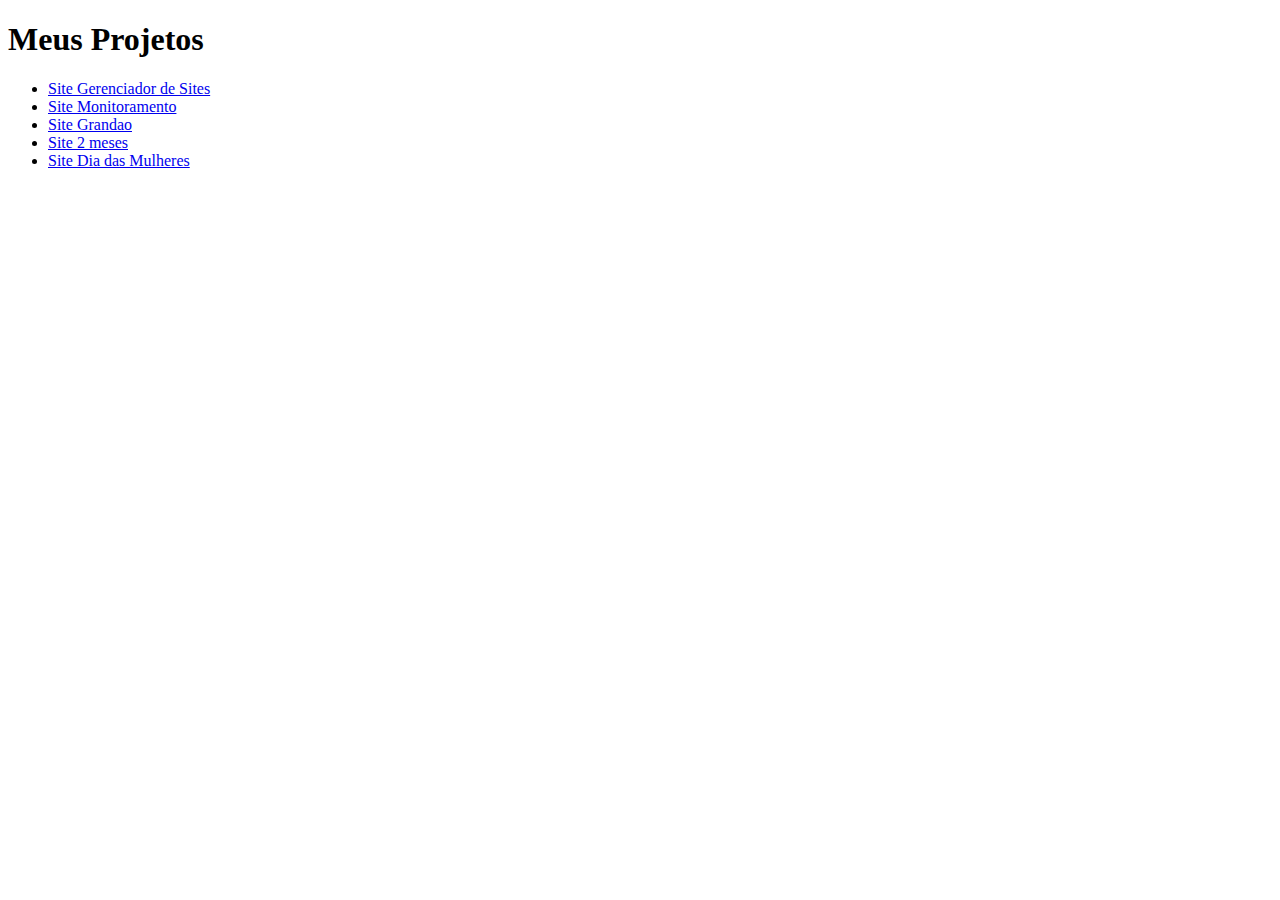
<file: index.html>
<!DOCTYPE html>
<html lang="pt-BR">
<head>
  <meta charset="UTF-8">
  <title>JulioNTB • Projetos</title>
</head>
<body>
  <h1>Meus Projetos</h1>

  <ul>

    <!-- Site Gerenciador de Sites -->
    <li>
      <a href="projetos/site gerenciador de sites/">Site Gerenciador de Sites</a>
    </li>
    

    <!-- Site Monitoramento -->
    <li>
      <a href="projetos/site monitoramento/">Site Monitoramento</a>
    </li>

    <!-- Site Grandao -->
    <li>
      <a href="projetos/sitegrandao/">Site Grandao
      </a>
    </li>


    <!-- Site 2 meses -->
      <li>
      <a href="projetos/2 meses/">Site 2 meses
      </a>
    </li>

        <!-- Site Dia das Mulheres -->
      <li>
      <a href="projetos/site dia da mulher/">Site Dia das Mulheres
      </a>
    </li>
  </ul>
</body>
</html>
</file>
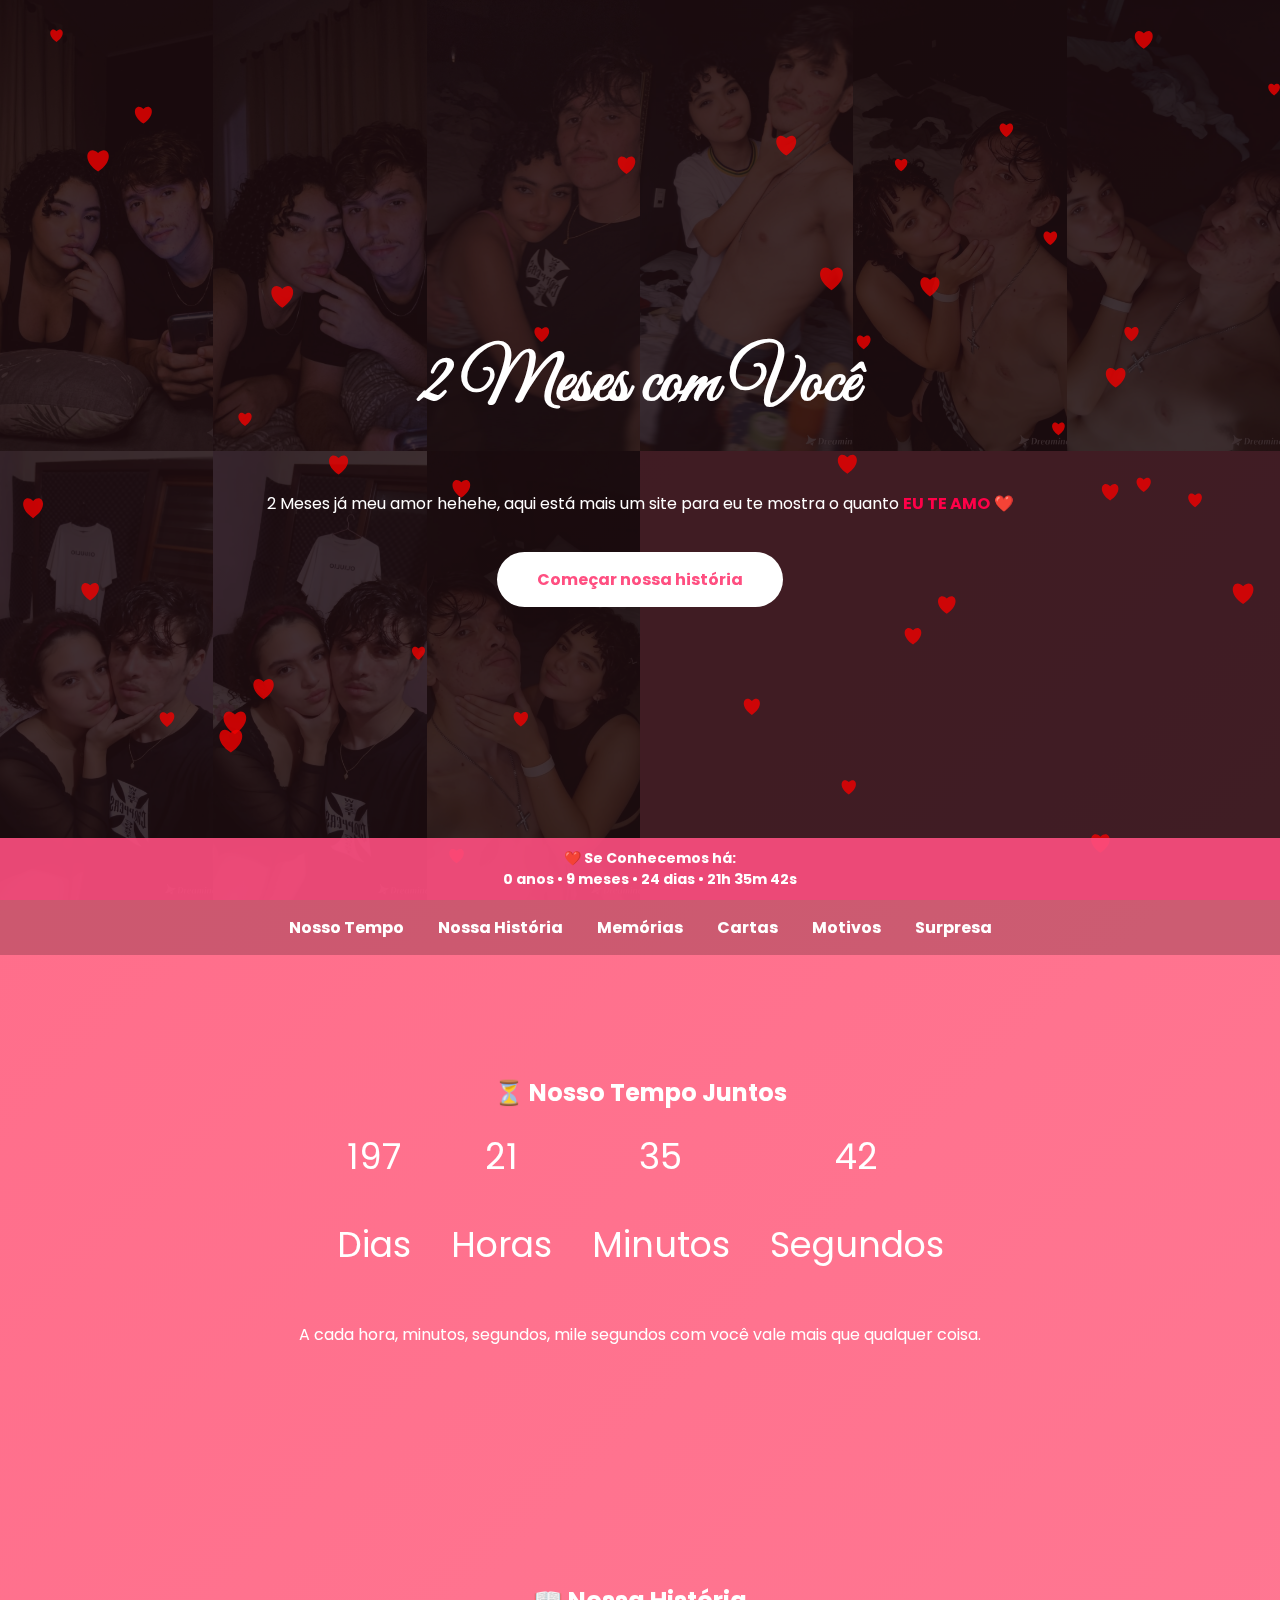
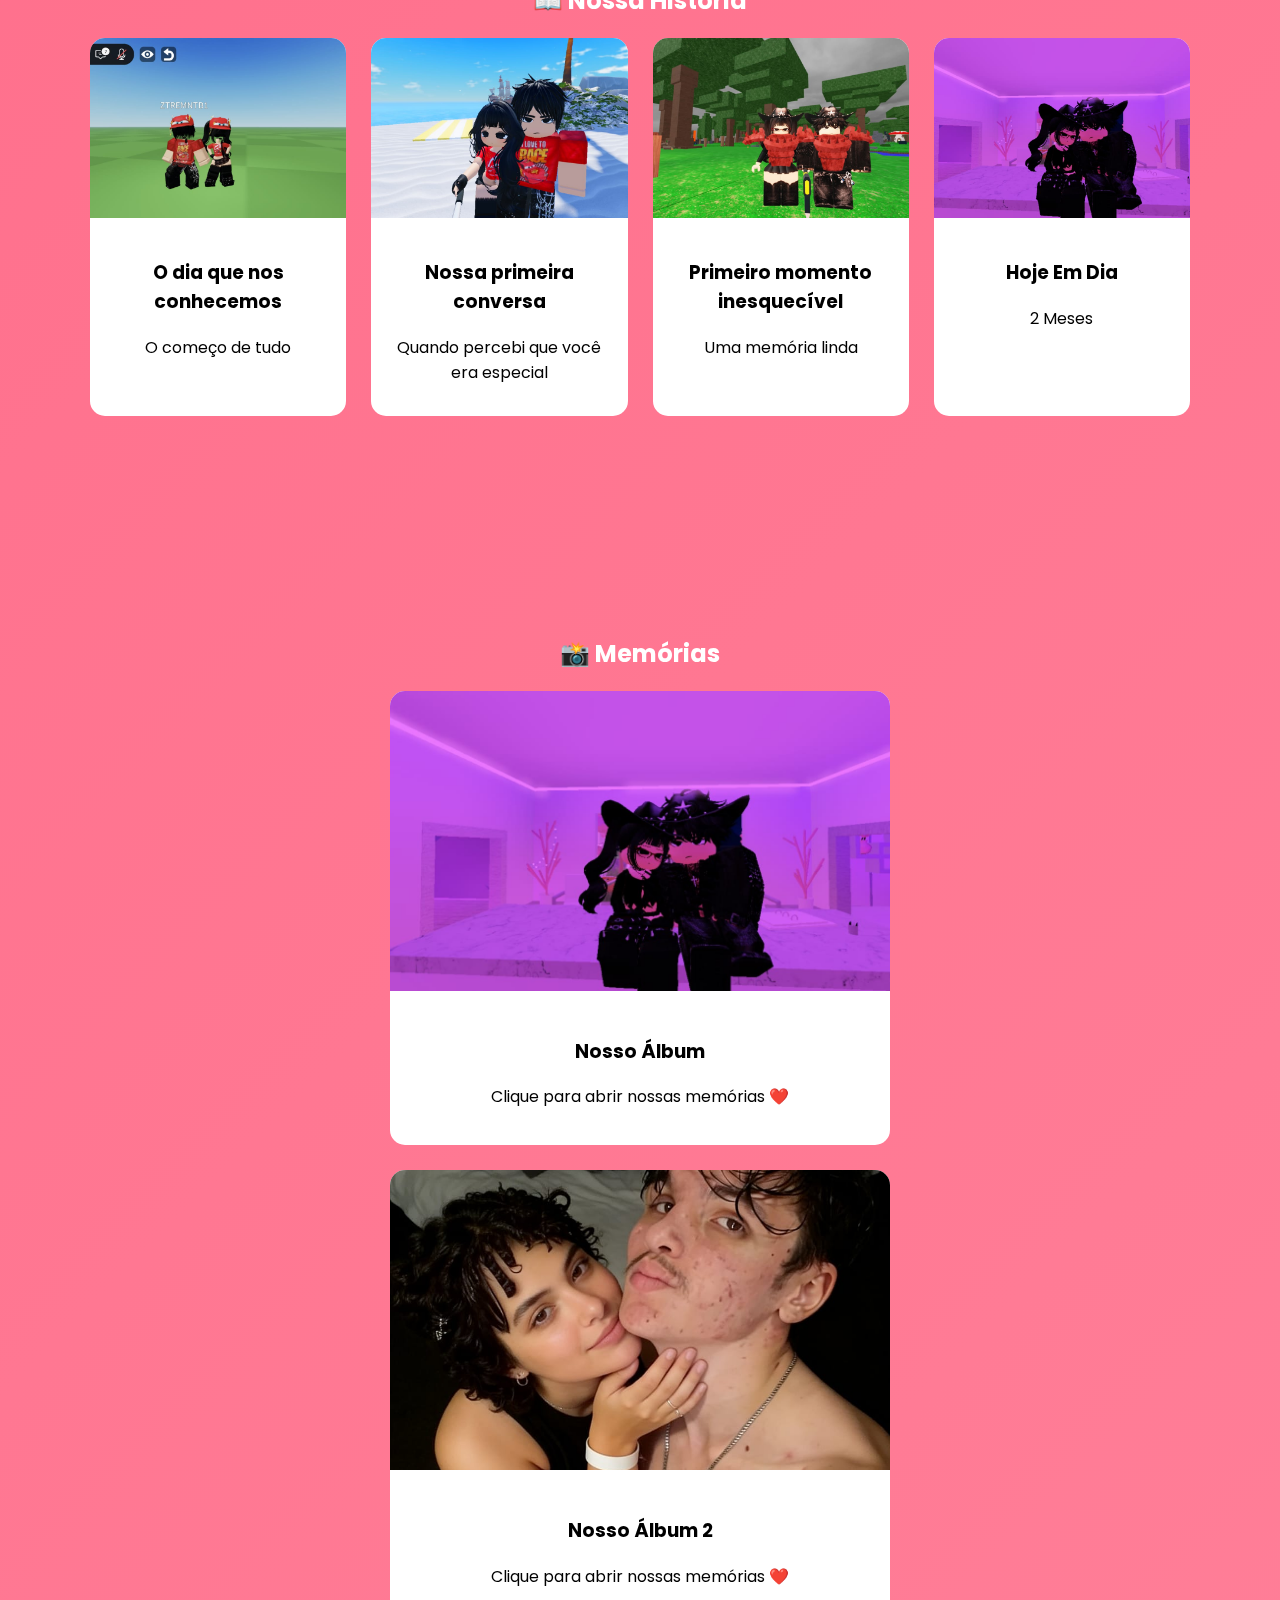
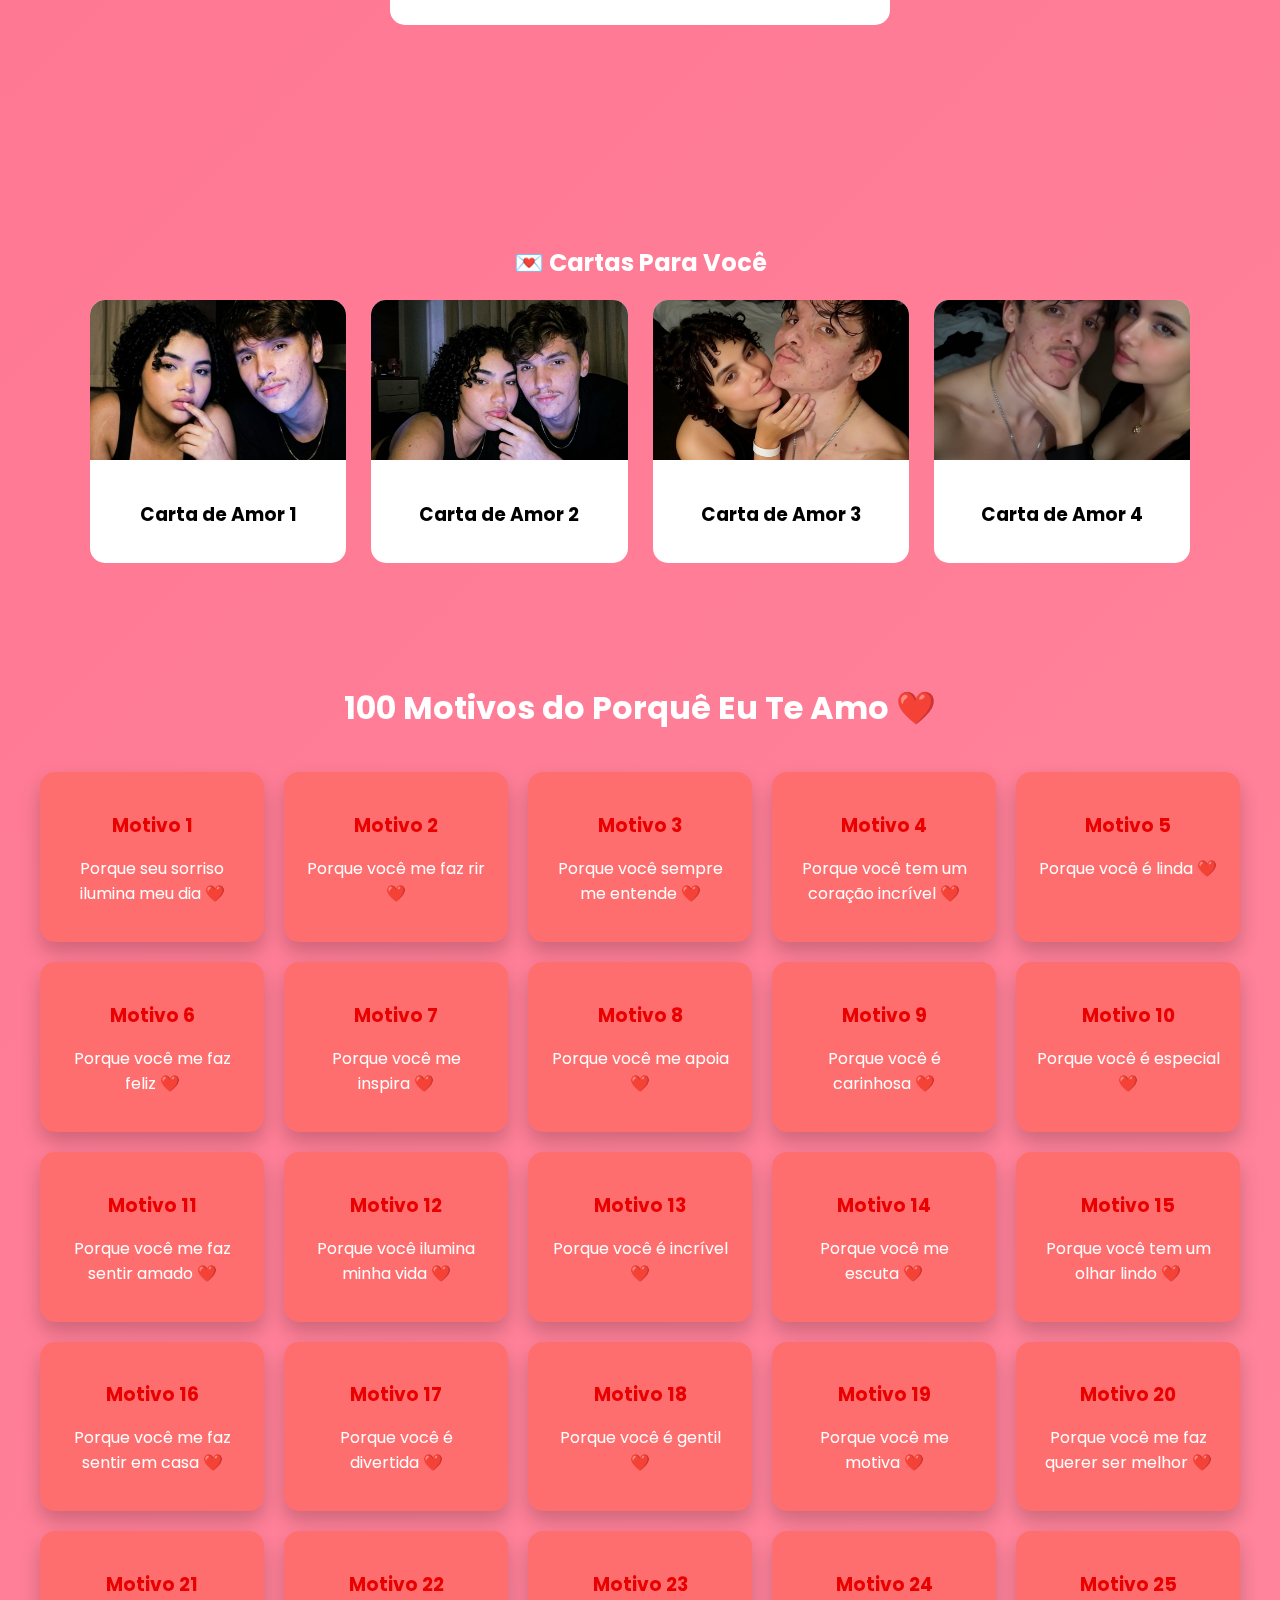
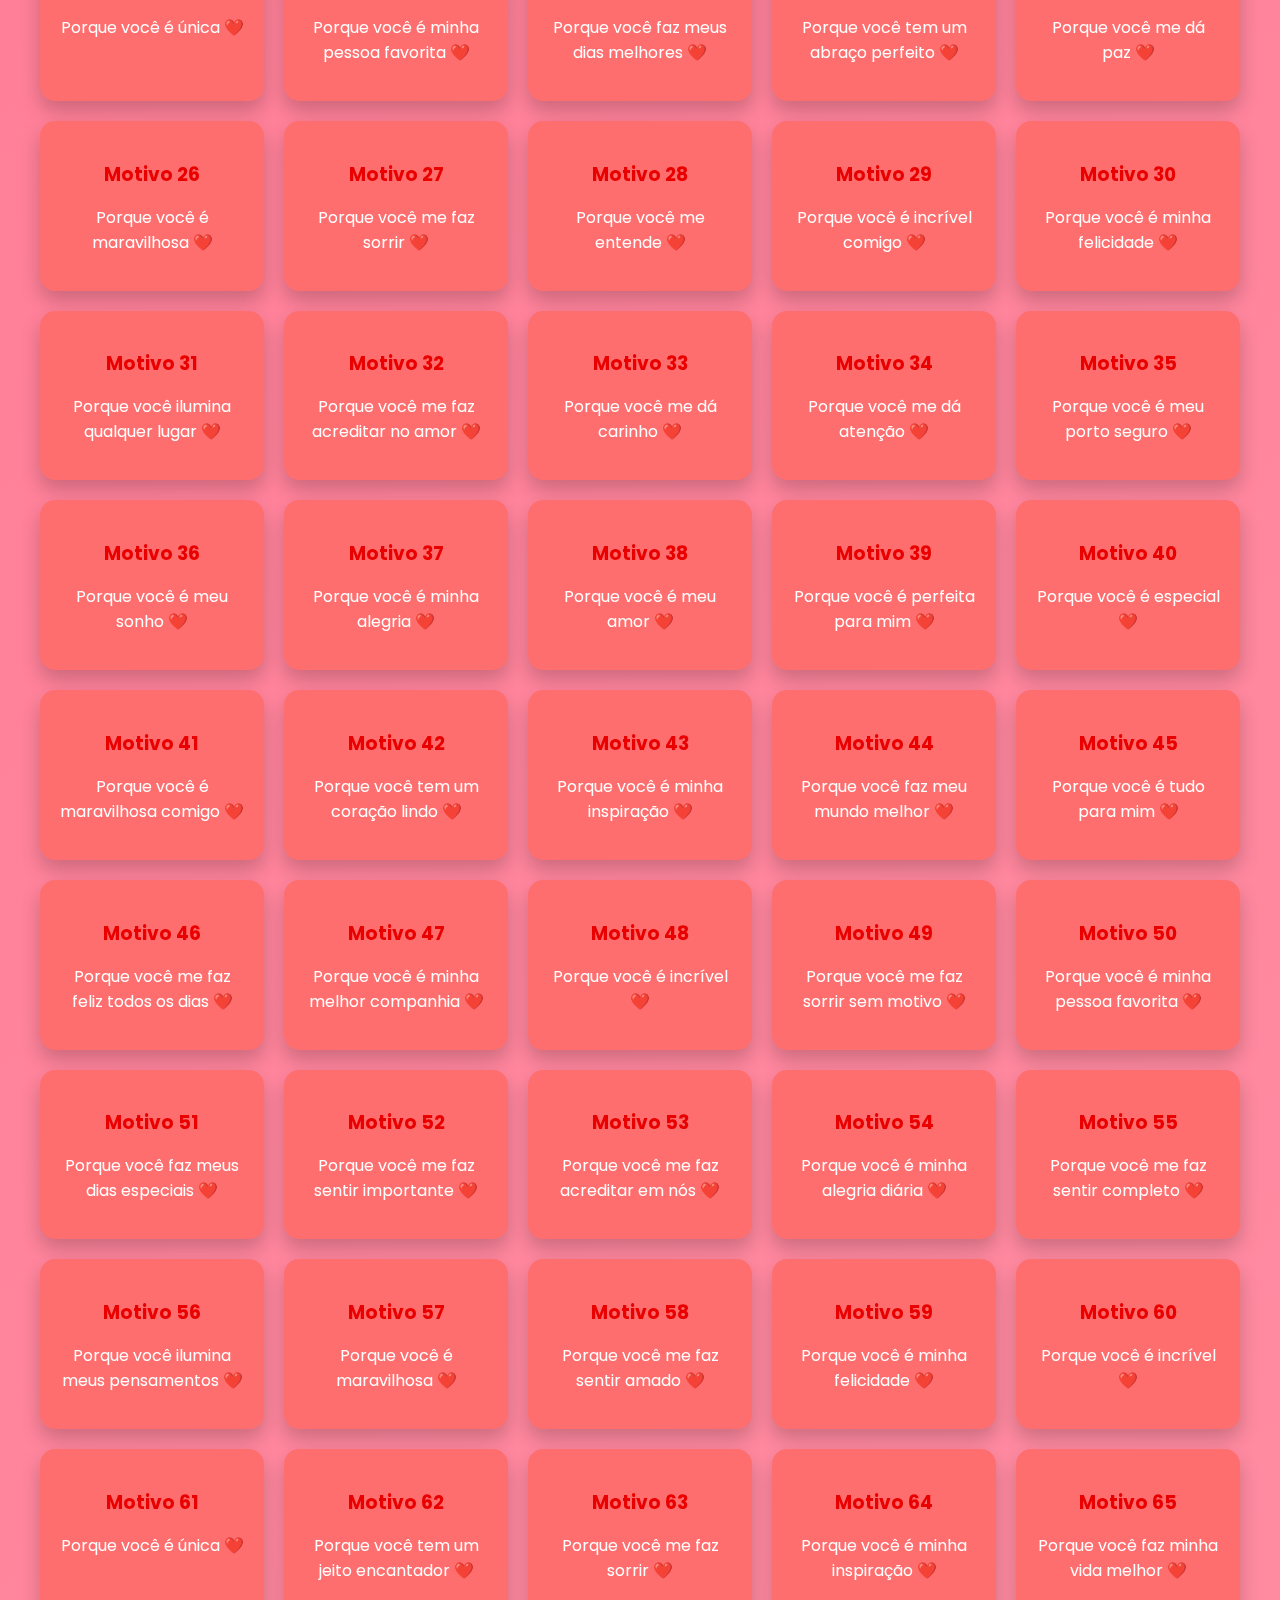
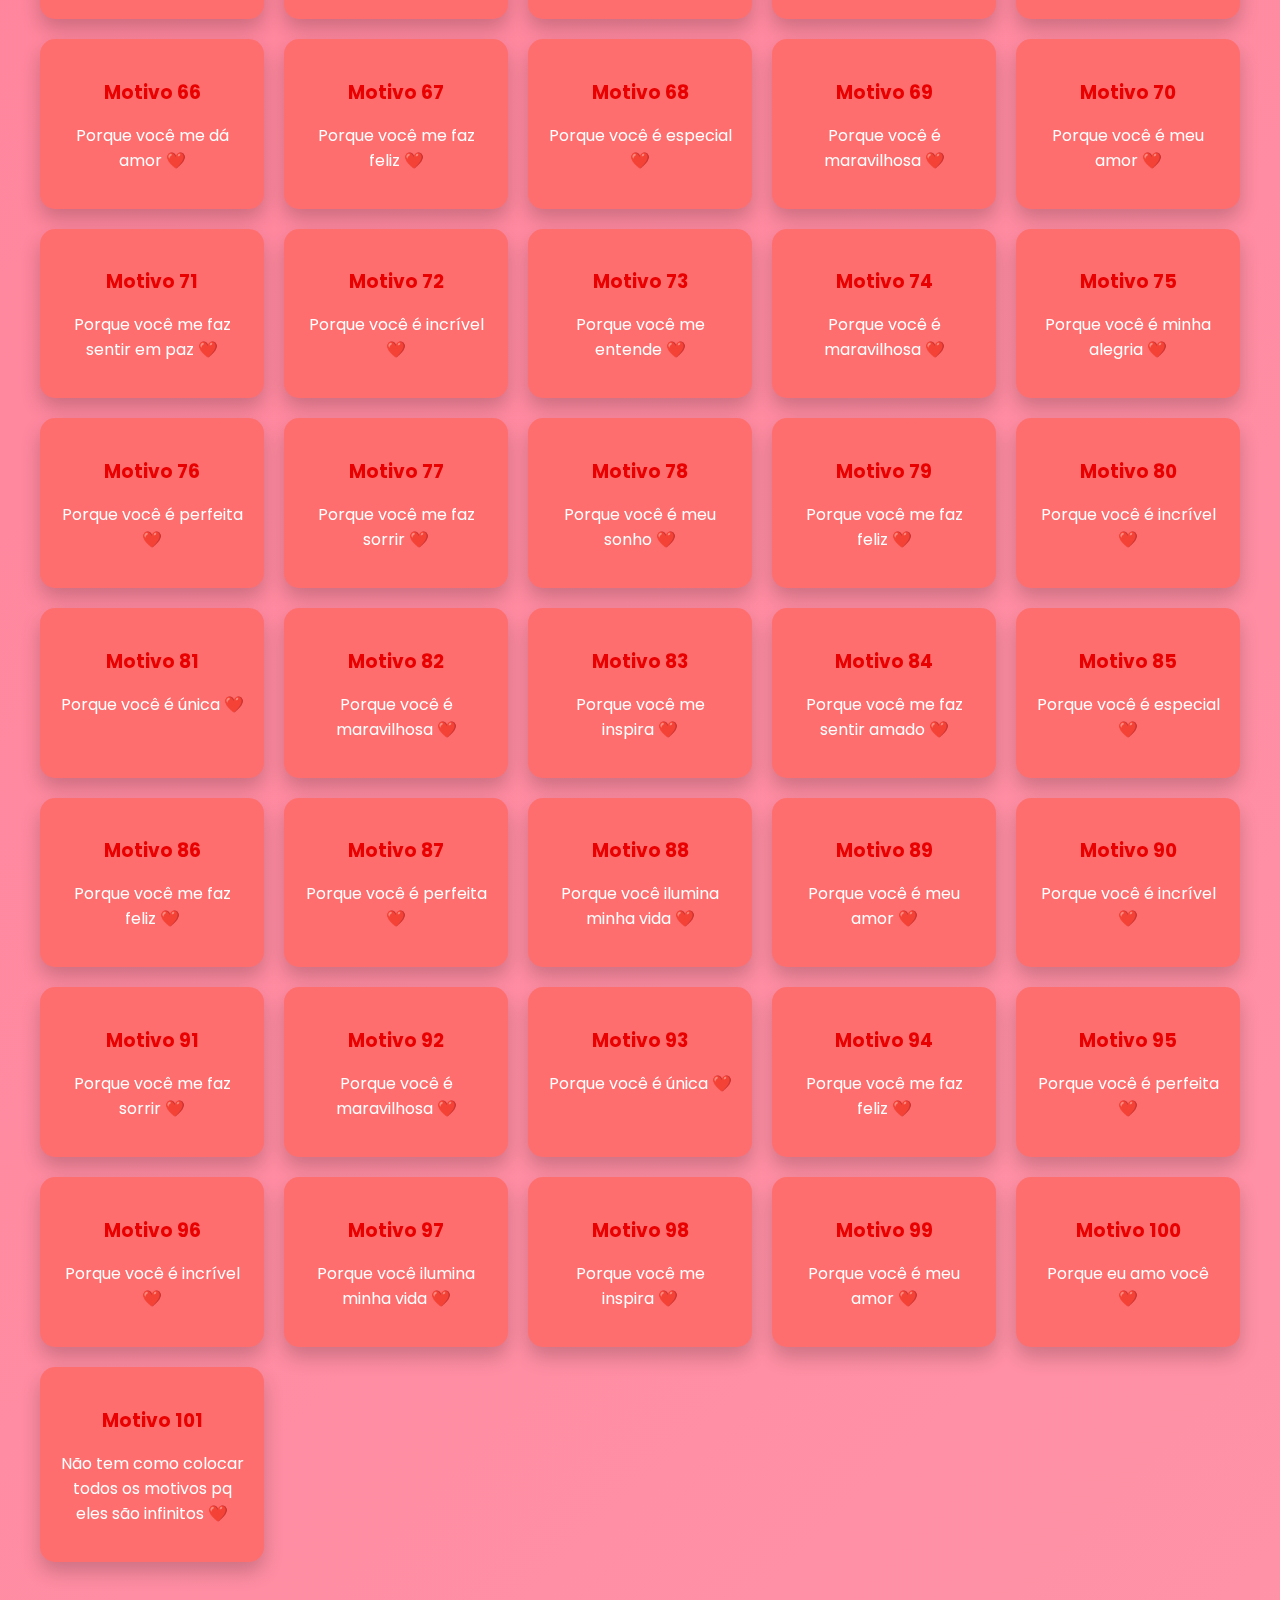
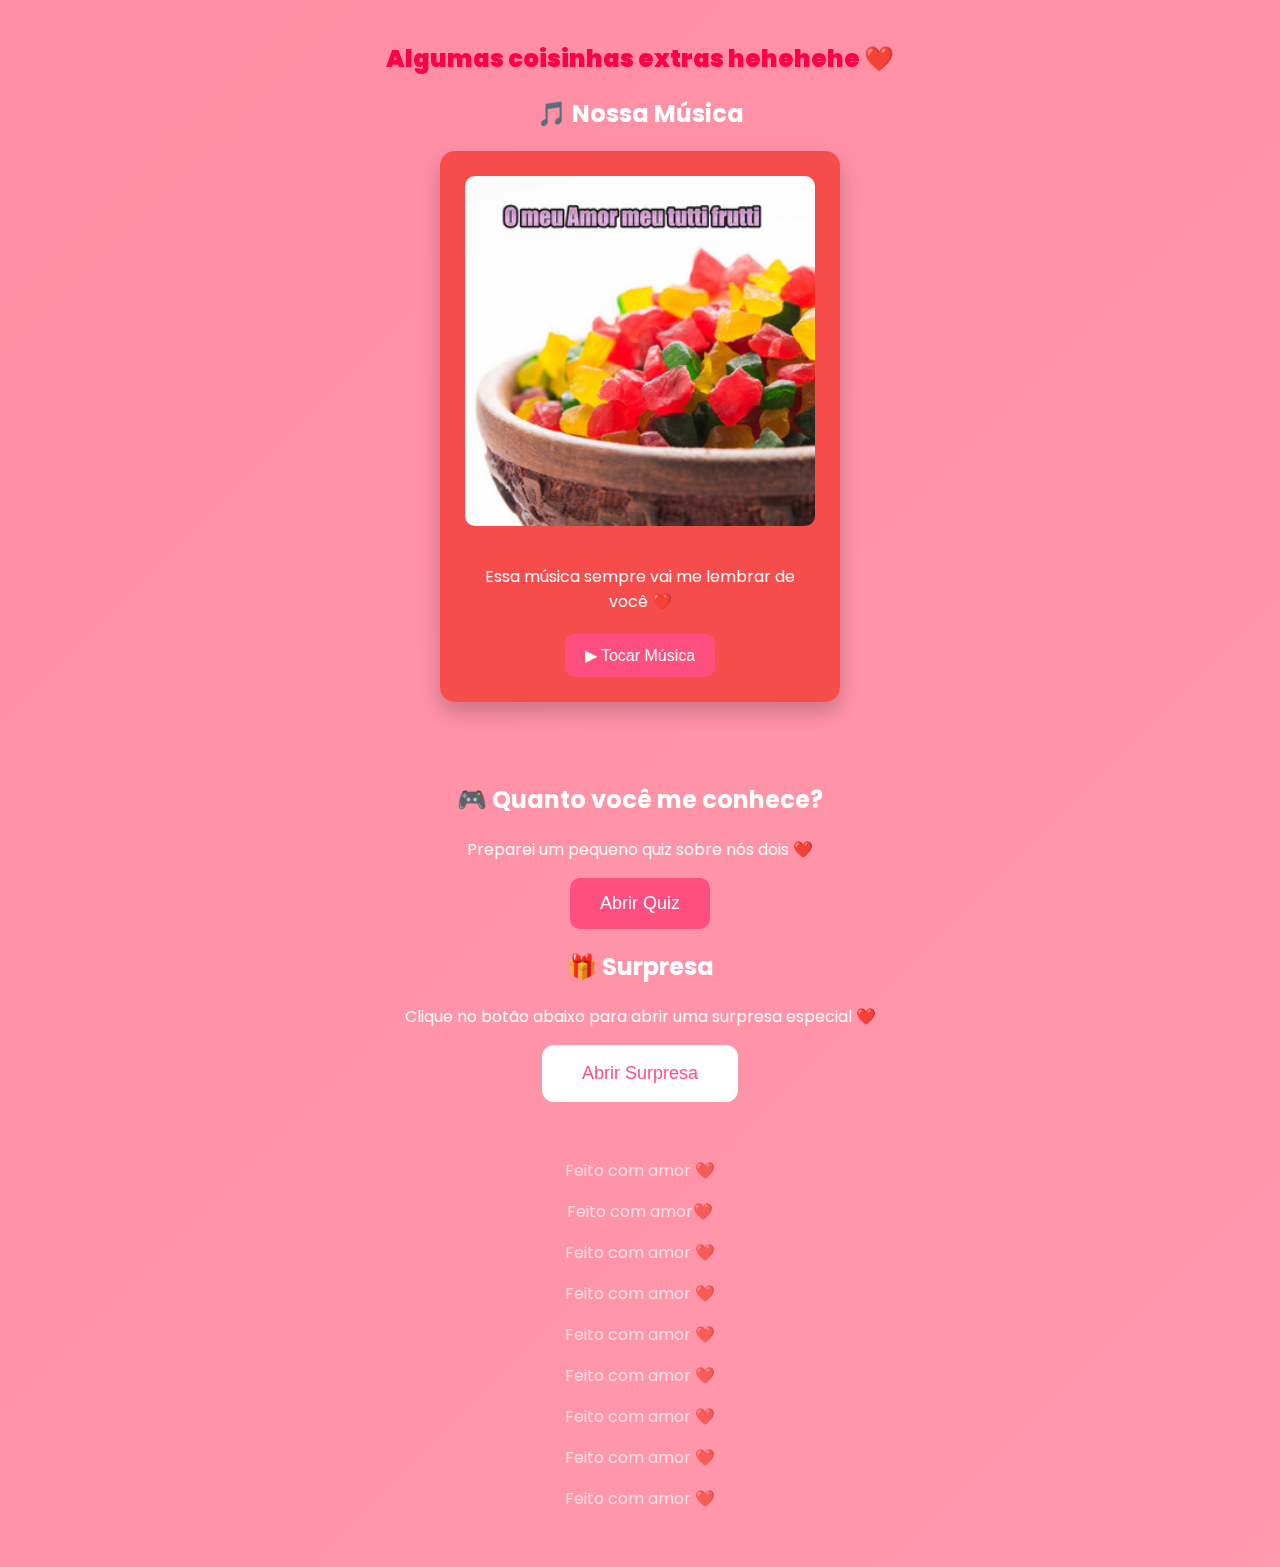
<file: 2 meses/index.html>
<!DOCTYPE html>
<html lang="pt-BR">
<head>
<meta charset="UTF-8">
<meta name="viewport" content="width=device-width, initial-scale=1.0">
<meta name="viewport" content="width=device-width, initial-scale=1.0">

<title>2 Meses com Você ❤️</title>

<link rel="stylesheet" href="style.css">
<link rel="stylesheet" href="motivos.css">

<link href="https://fonts.googleapis.com/css2?family=Poppins:wght@300;500;700&family=Great+Vibes&display=swap" rel="stylesheet">

</head>
<body>


<div class="mural-fotos">

<img src="img/fotos2/11.jpg">
<img src="img/fotos2/12.jpg">
<img src="img/fotos2/10.jpg">
<img src="img/fotos2/4.jpg">
<img src="img/fotos2/1.jpg">
<img src="img/fotos2/2.jpg">
<img src="img/fotos2/8.jpg">
<img src="img/fotos2/9.jpg">
<img src="img/fotos2/3.jpg">


</div>

<canvas id="hearts"></canvas>

<header class="hero">

<h1>2 Meses com Você</h1>

<p>
2 Meses já meu amor hehehe, aqui está mais um site para eu te mostra o quanto <strong>EU TE AMO</strong> ❤️
</p>

<a href="#contador" class="btn">Começar nossa história</a>

</header>

<nav>

<a href="#contador">Nosso Tempo</a>
<a href="#historia">Nossa História</a>
<a href="#galeria">Memórias</a>
<a href="#cartas">Cartas</a>
<a href="#motivos">Motivos</a>
<a href="#surpresa">Surpresa</a>

</nav>

<section id="contador" class="section">

<h2>⏳ Nosso Tempo Juntos</h2>

<div class="counter">

<div>
<span id="days">0</span>
<p>Dias</p>
</div>

<div>
<span id="hours">0</span>
<p>Horas</p>
</div>

<div>
<span id="minutes">0</span>
<p>Minutos</p>
</div>

<div>
<span id="seconds">0</span>
<p>Segundos</p>
</div>

</div>

<p class="subtitle">
A cada hora, minutos, segundos, mile segundos com você vale mais que qualquer coisa.
</p>

</section>

<section id="historia" class="section">

<h2>📖 Nossa História</h2>

<div class="timeline">

<a class="cardHistoria" href="historia/Odia.html">

<img src="img/34.jpg">

<div class="cardTexto">
<h3>O dia que nos conhecemos</h3>
<p>O começo de tudo</p>
</div>

</a>

<a class="cardHistoria" href="historia/conversa.html">

<img src="img/26.jpg">

<div class="cardTexto">
<h3>Nossa primeira conversa</h3>
<p>Quando percebi que você era especial</p>
</div>

</a>

<a class="cardHistoria" href="historia/momento.html">

<img src="img/3.jpg">

<div class="cardTexto">
<h3>Primeiro momento inesquecível</h3>
<p>Uma memória linda</p>
</div>

</a>

<a class="cardHistoria" href="historia/hoje.html">

<img src="img/6.jpg">

<div class="cardTexto">
<h3>Hoje Em Dia</h3>
<p>2 Meses</p>
</div>

</a>


</div>

</section>

<section id="memorias" class="section">

<h2>📸 Memórias</h2>

<a href="album.html" class="albumCard">

<img src="img/6.jpg">

<div class="albumTexto">

<h3>Nosso Álbum</h3>
<p>Clique para abrir nossas memórias ❤️</p>

</div>

</a>


ㅤ
ㅤ

<a href="album2.html" class="albumCard">

<img src="img/fotos2/1.jpg">

<div class="albumTexto">

<h3>Nosso Álbum 2</h3>
<p>Clique para abrir nossas memórias ❤️</p>

</div>

</a>

</section>

<section id="cartas" class="section">

<h2>💌 Cartas Para Você</h2>

<div class="letters">

<a class="cardCarta" href="cartas/carta1.html">

<img src="img/fotos1/nova2.jpg">

<h3>Carta de Amor 1</h3>

</a>

<a class="cardCarta" href="cartas/carta2.html">

<img src="img/fotos1/nova3.jpg">

<h3>Carta de Amor 2</h3>

</a>

<a class="cardCarta" href="cartas/carta3.html">

<img src="img/fotos2/1.jpg">

<h3>Carta de Amor 3</h3>

</a>


<a class="cardCarta" href="cartas/carta4.html">

<img src="img/fotos2/6.jpg">

<h3>Carta de Amor 4</h3>

</a>

</div>

</div>

</section>

<h1 class="titulo">100 Motivos do Porquê Eu Te Amo ❤️</h1>

<div id="motivos-container"></div>

<script src="motivos.js"></script>


<section class="musica-section">


<h2><strong>Algumas coisinhas extras hehehehe ❤️</strong></h2>


<h2>🎵 Nossa Música</h2>

<div class="musica-card">

<img src="img/omeuamor.jpg" class="capa-musica">

<p class="texto-musica">
Essa música sempre vai me lembrar de você  ❤️
</p>

<button id="playBtn">▶ Tocar Música</button>

<audio id="musica">
<source src="audio/sss.mp3" type="audio/mpeg">
</audio>

</div>

</section>


<section>

<h2>🎮 Quanto você me conhece?</h2>

<p>Preparei um pequeno quiz sobre nós dois ❤️</p>

<a href="quiz/quiz.html">
<button class="btnQuiz">Abrir Quiz</button>
</a>

</section>



<h2>🎁 Surpresa</h2>

<p>Clique no botão abaixo para abrir uma surpresa especial ❤️</p>

<a href="surpresa/surpresa.html">
<button class="btnSurpresa">Abrir Surpresa</button>
</a>

</section>


<div class="contador-amor">

❤️ Se Conhecemos há:

<div id="contadorTempo"></div>

</div>


<footer>

<p>Feito com amor ❤️</p>
<p>Feito com amor❤️</p>
<p>Feito com amor ❤️</p>
<p>Feito com amor ❤️</p>
<p>Feito com amor ❤️</p>
<p>Feito com amor ❤️</p>
<p>Feito com amor ❤️</p>
<p>Feito com amor ❤️</p>
<p>Feito com amor ❤️</p>


</footer>

<audio autoplay loop>
<source src="https://cdn.pixabay.com/audio/2022/03/15/audio_4b5a4ed02e.mp3">
</audio>

<script src="script.js"></script>

</body>
</html>
</file>
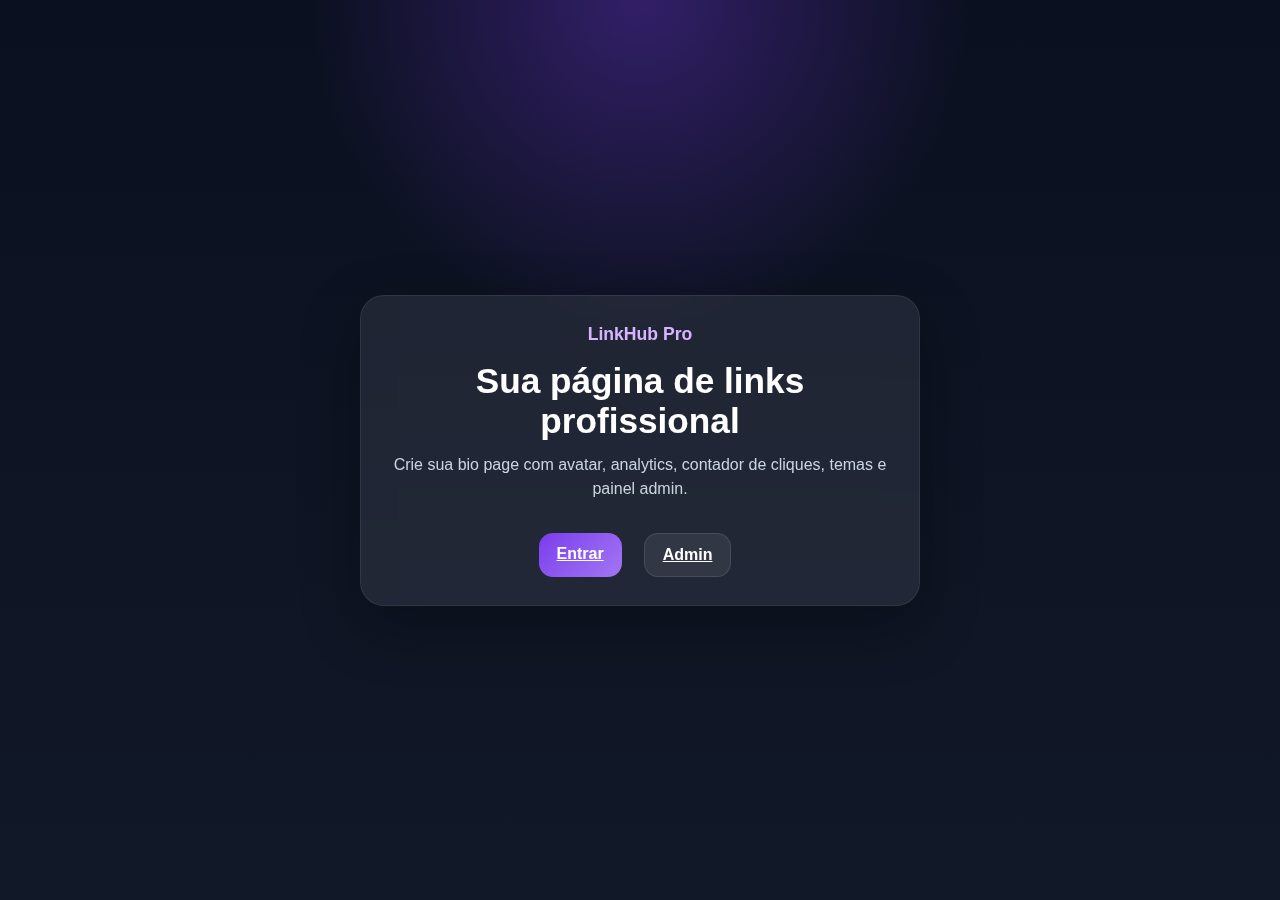
<file: linkhub/index.html>
<!DOCTYPE html>
<html lang="pt-BR">
<head>
  <meta charset="UTF-8">
  <meta name="viewport" content="width=device-width, initial-scale=1.0">
  <title>LinkHub Pro</title>
  <link rel="stylesheet" href="style.css">
</head>
<body>
  <div class="page center-page">
    <div class="hero-card">
      <div class="logo">LinkHub Pro</div>
      <h1>Sua página de links profissional</h1>
      <p>Crie sua bio page com avatar, analytics, contador de cliques, temas e painel admin.</p>
      <div class="hero-actions">
        <a href="login.html" class="btn primary-btn">Entrar</a>
        <a href="admin.html" class="btn ghost-btn">Admin</a>
      </div>
    </div>
  </div>
</body>
</html>
</file>
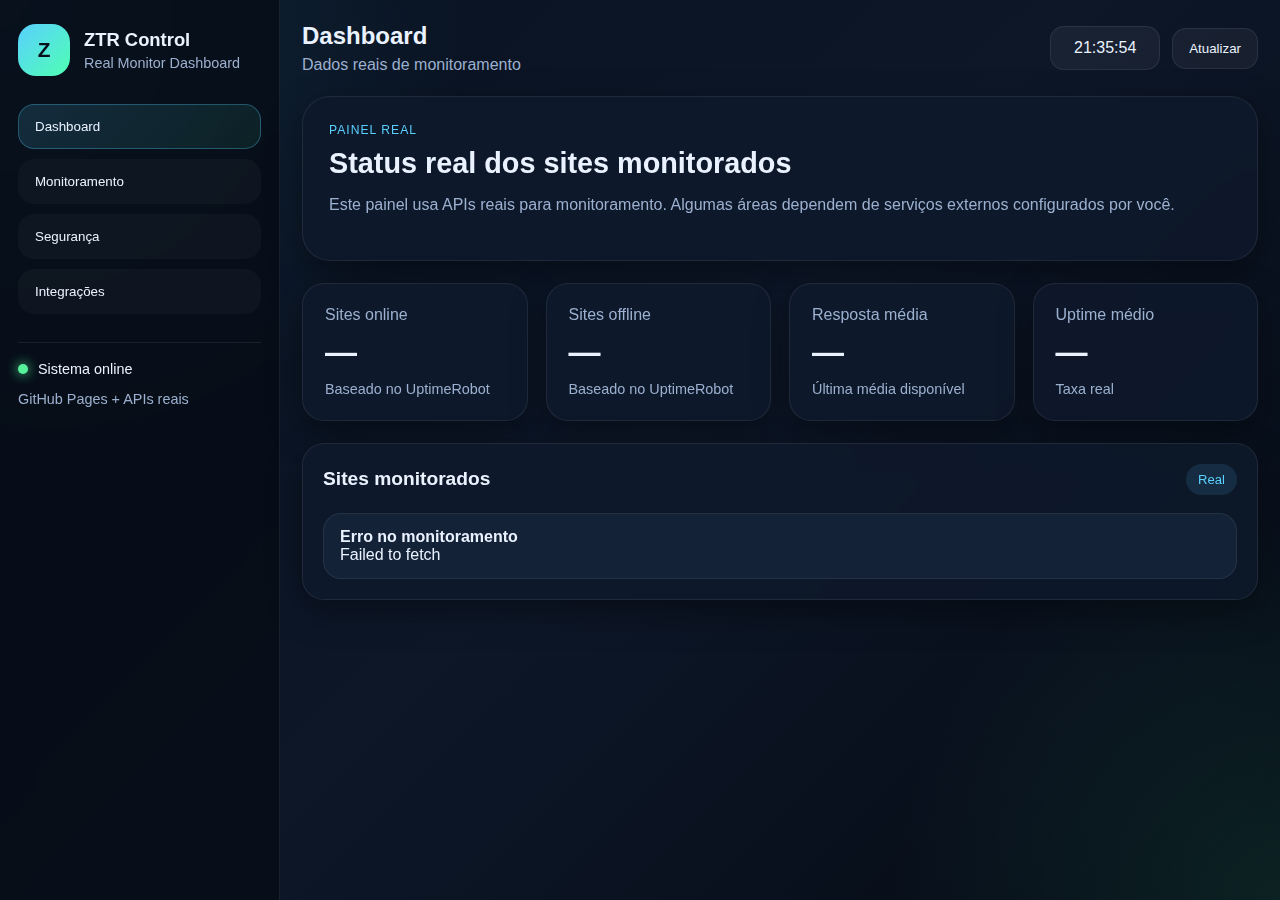
<file: site adm2/index.html>
<!DOCTYPE html>
<html lang="pt-BR">
<head>
  <meta charset="UTF-8" />
  <meta name="viewport" content="width=device-width, initial-scale=1.0" />
  <title>ZTR Control System Real</title>
  <link rel="stylesheet" href="style.css" />
</head>
<body>
  <div class="app-shell">
    <aside class="sidebar" id="sidebar">
      <div class="brand">
        <div class="brand-badge">Z</div>
        <div>
          <h1>ZTR Control</h1>
          <p>Real Monitor Dashboard</p>
        </div>
      </div>

      <nav class="nav">
        <button class="nav-btn active" data-section="dashboard">Dashboard</button>
        <button class="nav-btn" data-section="monitoramento">Monitoramento</button>
        <button class="nav-btn" data-section="seguranca">Segurança</button>
        <button class="nav-btn" data-section="integracoes">Integrações</button>
      </nav>

      <div class="sidebar-footer">
        <div class="mini-status">
          <span class="pulse-dot"></span>
          Sistema online
        </div>
        <p>GitHub Pages + APIs reais</p>
      </div>
    </aside>

    <main class="main">
      <header class="topbar">
        <div class="topbar-left">
          <button class="menu-toggle" id="menuToggle">☰</button>
          <div>
            <h2 id="sectionTitle">Dashboard</h2>
            <p id="sectionSubtitle">Dados reais de monitoramento</p>
          </div>
        </div>

        <div class="topbar-right">
          <div class="live-clock" id="liveClock">--:--:--</div>
          <button class="action-btn" id="refreshBtn">Atualizar</button>
        </div>
      </header>

      <section class="content active" id="dashboard">
        <div class="hero-card glass">
          <div>
            <p class="eyebrow">Painel real</p>
            <h3>Status real dos sites monitorados</h3>
            <p class="hero-text">
              Este painel usa APIs reais para monitoramento. Algumas áreas dependem de serviços externos configurados por você.
            </p>
          </div>
        </div>

        <div class="card-grid">
          <article class="stat-card glass">
            <p>Sites online</p>
            <h4 id="onlineCount">-</h4>
            <span class="muted">Baseado no UptimeRobot</span>
          </article>

          <article class="stat-card glass">
            <p>Sites offline</p>
            <h4 id="offlineCount">-</h4>
            <span class="muted">Baseado no UptimeRobot</span>
          </article>

          <article class="stat-card glass">
            <p>Resposta média</p>
            <h4 id="avgResponse">-</h4>
            <span class="muted">Última média disponível</span>
          </article>

          <article class="stat-card glass">
            <p>Uptime médio</p>
            <h4 id="avgUptime">-</h4>
            <span class="muted">Taxa real</span>
          </article>
        </div>

        <article class="panel glass">
          <div class="panel-header">
            <h3>Sites monitorados</h3>
            <span class="badge">Real</span>
          </div>
          <div class="site-list" id="siteList"></div>
        </article>
      </section>

      <section class="content" id="monitoramento">
        <div class="section-head">
          <div>
            <h3>Monitoramento</h3>
            <p>Status HTTP, uptime e resposta via UptimeRobot.</p>
          </div>
        </div>

        <article class="panel glass">
          <div class="panel-header">
            <h3>Tabela de monitoramento</h3>
          </div>
          <div class="table-wrap">
            <table>
              <thead>
                <tr>
                  <th>Site</th>
                  <th>Status</th>
                  <th>Tipo</th>
                  <th>Resposta</th>
                  <th>Uptime</th>
                </tr>
              </thead>
              <tbody id="monitorTable"></tbody>
            </table>
          </div>
        </article>
      </section>

      <section class="content" id="seguranca">
        <div class="section-head">
          <div>
            <h3>Segurança</h3>
            <p>Headers e SSL por domínio.</p>
          </div>
        </div>

        <article class="panel glass">
          <div class="panel-header">
            <h3>Análise de segurança</h3>
          </div>
          <div class="site-list" id="securityList"></div>
        </article>
      </section>

      <section class="content" id="integracoes">
        <div class="section-head">
          <div>
            <h3>Integrações</h3>
            <p>Configuração das APIs reais.</p>
          </div>
        </div>

        <article class="panel glass">
          <div class="panel-header">
            <h3>Configuração</h3>
          </div>

          <div class="event-item">
            <strong>UptimeRobot API Key</strong>
            <div>Coloque sua chave no <code>app.js</code>.</div>
          </div>

          <div class="event-item">
            <strong>Domínios monitorados</strong>
            <div>Liste seus sites no array <code>SECURITY_DOMAINS</code>.</div>
          </div>

          <div class="event-item">
            <strong>Analytics real</strong>
            <div>Para visitantes reais, conecte GA4/Plausible em uma etapa separada.</div>
          </div>

          <div class="event-item">
            <strong>Logs reais</strong>
            <div>Isso exige backend/serverless; GitHub Pages sozinho não entrega isso.</div>
          </div>
        </article>
      </section>
    </main>
  </div>

  <script src="app.js"></script>
</body>
</html>
</file>
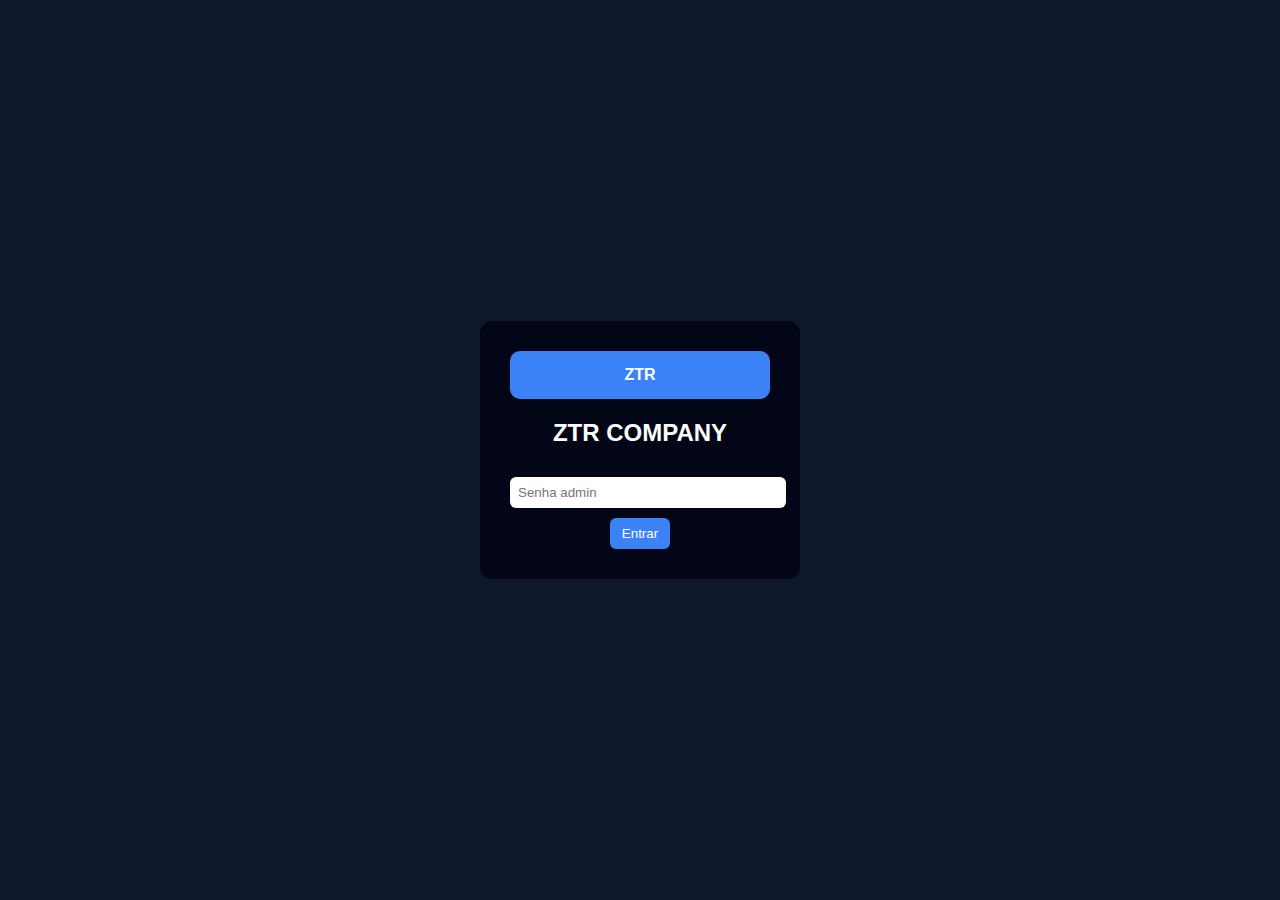
<file: site gerenciador de sites/index.html>
<!DOCTYPE html>
<html lang="pt-BR">
<head>
<meta charset="UTF-8">
<title>Login | ZTR COMPANY</title>
<link rel="stylesheet" href="style.css">
</head>
<body class="login">

<div class="login-box">
    <div class="logo-login">ZTR</div>
    <h2>ZTR COMPANY</h2>
    <input type="password" id="senha" placeholder="Senha admin">
    <button onclick="login()">Entrar</button>
</div>

<script src="auth.js"></script>
</body>
</html>
</file>
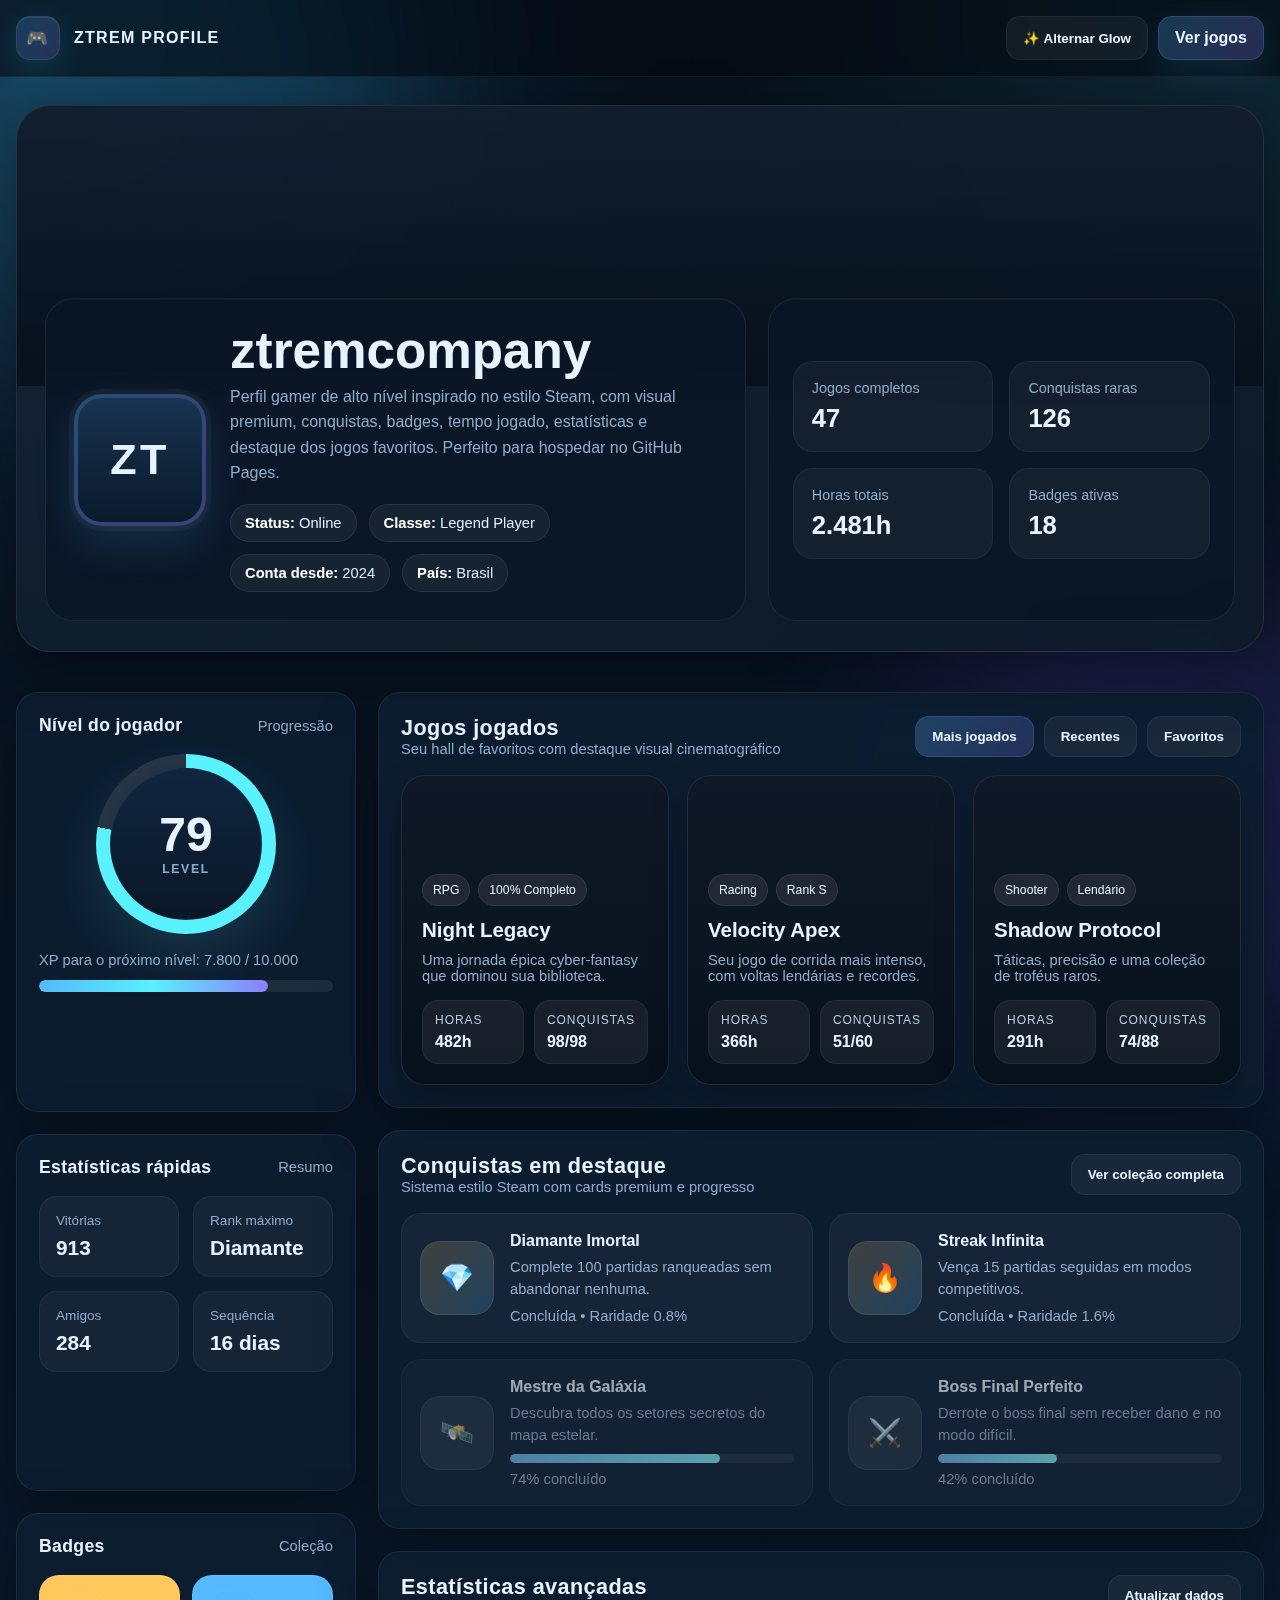
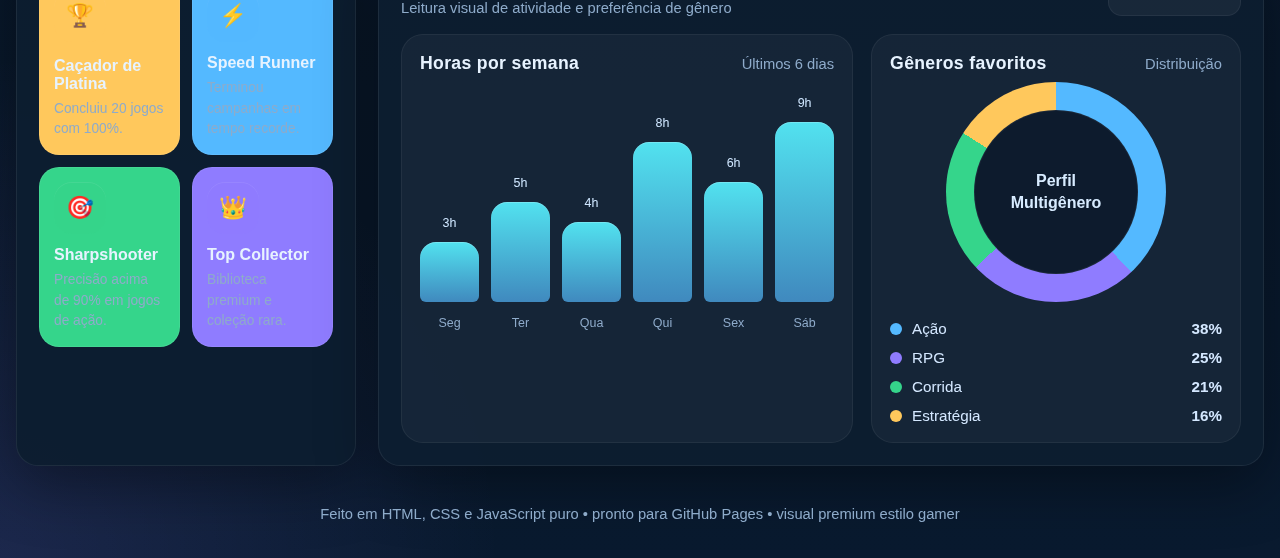
<file: site mini games/index.html>
<!DOCTYPE html>
<html lang="pt-BR">
<head>
  <meta charset="UTF-8" />
  <meta name="viewport" content="width=device-width, initial-scale=1.0" />
  <title>ZTREM Profile — Gamer System</title>
  <style>
    :root {
      --bg: #07111f;
      --bg2: #0d1b2d;
      --panel: rgba(10, 22, 38, 0.82);
      --panel-strong: rgba(13, 29, 48, 0.96);
      --line: rgba(124, 195, 255, 0.15);
      --text: #e7f3ff;
      --muted: #8eabca;
      --blue: #54b9ff;
      --cyan: #57f2ff;
      --purple: #8f7cff;
      --gold: #ffc85c;
      --green: #35d58b;
      --red: #ff6f7d;
      --shadow: 0 18px 60px rgba(0, 0, 0, 0.38);
      --radius: 22px;
      --blur: blur(18px);
    }

    * { box-sizing: border-box; }
    html { scroll-behavior: smooth; }
    body {
      margin: 0;
      font-family: Inter, Segoe UI, Arial, sans-serif;
      color: var(--text);
      background:
        radial-gradient(circle at top left, rgba(84,185,255,.18), transparent 26%),
        radial-gradient(circle at top right, rgba(87,242,255,.11), transparent 22%),
        radial-gradient(circle at bottom left, rgba(143,124,255,.14), transparent 20%),
        linear-gradient(180deg, #06101b, #081423 35%, #091a2f 100%);
      min-height: 100vh;
      overflow-x: hidden;
    }

    body::before,
    body::after {
      content: "";
      position: fixed;
      inset: auto;
      width: 520px;
      height: 520px;
      border-radius: 50%;
      filter: blur(90px);
      opacity: .18;
      z-index: -2;
      pointer-events: none;
      animation: floatOrb 18s infinite alternate ease-in-out;
    }

    body::before {
      top: -140px;
      left: -100px;
      background: #2abfff;
    }

    body::after {
      right: -120px;
      bottom: -180px;
      background: #7a56ff;
      animation-duration: 22s;
    }

    @keyframes floatOrb {
      from { transform: translate(0, 0) scale(1); }
      to { transform: translate(40px, 60px) scale(1.12); }
    }

    .noise {
      position: fixed;
      inset: 0;
      pointer-events: none;
      opacity: .08;
      z-index: -1;
      background-image:
        linear-gradient(rgba(255,255,255,.03) 1px, transparent 1px),
        linear-gradient(90deg, rgba(255,255,255,.03) 1px, transparent 1px);
      background-size: 28px 28px;
      mask-image: radial-gradient(circle at center, black, transparent 82%);
    }

    .container {
      width: min(1400px, calc(100% - 32px));
      margin: 0 auto;
    }

    .topbar {
      position: sticky;
      top: 0;
      z-index: 20;
      backdrop-filter: var(--blur);
      background: rgba(3, 10, 18, 0.62);
      border-bottom: 1px solid rgba(255,255,255,.06);
    }

    .topbar-inner {
      display: flex;
      align-items: center;
      justify-content: space-between;
      gap: 16px;
      min-height: 76px;
    }

    .brand {
      display: flex;
      align-items: center;
      gap: 14px;
      font-weight: 800;
      letter-spacing: .08em;
      text-transform: uppercase;
    }

    .brand-logo {
      width: 44px;
      height: 44px;
      border-radius: 14px;
      display: grid;
      place-items: center;
      font-size: 1.1rem;
      background: linear-gradient(135deg, rgba(84,185,255,.2), rgba(143,124,255,.22));
      border: 1px solid rgba(255,255,255,.08);
      box-shadow: inset 0 1px 0 rgba(255,255,255,.08), 0 8px 30px rgba(87,242,255,.14);
    }

    .top-actions {
      display: flex;
      gap: 10px;
      flex-wrap: wrap;
    }

    button,
    .ghost-link {
      appearance: none;
      border: none;
      border-radius: 14px;
      padding: 12px 16px;
      font-weight: 700;
      color: var(--text);
      background: rgba(255,255,255,.05);
      cursor: pointer;
      transition: .25s ease;
      text-decoration: none;
      display: inline-flex;
      align-items: center;
      justify-content: center;
      gap: 8px;
      border: 1px solid rgba(255,255,255,.06);
    }

    button:hover,
    .ghost-link:hover {
      transform: translateY(-2px);
      background: rgba(255,255,255,.08);
      border-color: rgba(255,255,255,.12);
    }

    .btn-primary {
      background: linear-gradient(135deg, rgba(84,185,255,.24), rgba(143,124,255,.24));
      border-color: rgba(120,180,255,.18);
      box-shadow: 0 12px 32px rgba(84,185,255,.12);
    }

    .hero {
      padding: 28px 0 18px;
    }

    .profile-card {
      position: relative;
      overflow: hidden;
      border-radius: 34px;
      background:
        linear-gradient(180deg, rgba(255,255,255,.04), rgba(255,255,255,.02)),
        linear-gradient(135deg, rgba(12, 27, 45, 0.96), rgba(8, 21, 36, 0.93));
      border: 1px solid rgba(255,255,255,.08);
      box-shadow: var(--shadow);
      backdrop-filter: blur(18px);
    }

    .profile-banner {
      height: 280px;
      background:
        linear-gradient(120deg, rgba(7,17,31,.32), rgba(7,17,31,.12)),
        url('https://images.unsplash.com/photo-1542751110-97427bbecf20?auto=format&fit=crop&w=1600&q=80') center/cover;
      position: relative;
    }

    .profile-banner::after {
      content: "";
      position: absolute;
      inset: 0;
      background: linear-gradient(180deg, transparent 0%, rgba(6, 16, 27, .18) 30%, rgba(6, 16, 27, .92) 100%);
    }

    .profile-overlay {
      position: relative;
      z-index: 2;
      padding: 0 28px 30px;
      margin-top: -88px;
      display: grid;
      grid-template-columns: 1.2fr .8fr;
      gap: 22px;
    }

    .identity-panel,
    .spotlight-panel {
      background: var(--panel);
      border: 1px solid rgba(255,255,255,.07);
      border-radius: 28px;
      backdrop-filter: blur(18px);
      box-shadow: inset 0 1px 0 rgba(255,255,255,.03);
    }

    .identity-panel {
      padding: 28px;
      display: flex;
      gap: 24px;
      align-items: center;
    }

    .avatar {
      width: 132px;
      height: 132px;
      border-radius: 28px;
      background: linear-gradient(135deg, rgba(84,185,255,.34), rgba(143,124,255,.4));
      padding: 4px;
      box-shadow: 0 0 0 5px rgba(255,255,255,.04), 0 18px 42px rgba(84,185,255,.14);
      flex-shrink: 0;
    }

    .avatar-inner {
      width: 100%;
      height: 100%;
      border-radius: 24px;
      background: linear-gradient(180deg, #183250, #0a1b2b);
      display: grid;
      place-items: center;
      font-size: 2.7rem;
      font-weight: 900;
      letter-spacing: .08em;
    }

    .identity-text h1 {
      margin: 0 0 8px;
      font-size: clamp(2rem, 4vw, 3.4rem);
      line-height: .95;
    }

    .identity-text p {
      margin: 0;
      color: var(--muted);
      max-width: 700px;
      line-height: 1.6;
      font-size: 1rem;
    }

    .identity-meta {
      margin-top: 18px;
      display: flex;
      flex-wrap: wrap;
      gap: 12px;
    }

    .pill {
      padding: 10px 14px;
      border-radius: 999px;
      font-size: .92rem;
      color: #d9efff;
      background: rgba(255,255,255,.05);
      border: 1px solid rgba(255,255,255,.08);
    }

    .pill strong { color: white; }

    .spotlight-panel {
      padding: 24px;
      display: grid;
      grid-template-columns: repeat(2, 1fr);
      gap: 16px;
      align-content: center;
    }

    .spot-stat {
      padding: 18px;
      border-radius: 20px;
      background: rgba(255,255,255,.04);
      border: 1px solid rgba(255,255,255,.06);
    }

    .spot-stat span {
      display: block;
      color: var(--muted);
      font-size: .9rem;
      margin-bottom: 8px;
    }

    .spot-stat strong {
      font-size: clamp(1.6rem, 2vw, 2.2rem);
      display: block;
    }

    .layout {
      display: grid;
      grid-template-columns: 340px 1fr;
      gap: 22px;
      padding: 22px 0 40px;
    }

    .stack {
      display: grid;
      gap: 22px;
    }

    .panel {
      background: var(--panel-strong);
      border: 1px solid rgba(255,255,255,.07);
      border-radius: var(--radius);
      padding: 22px;
      box-shadow: var(--shadow);
    }

    .panel-header {
      display: flex;
      align-items: center;
      justify-content: space-between;
      gap: 10px;
      margin-bottom: 18px;
    }

    .panel-title {
      margin: 0;
      font-size: 1.1rem;
      letter-spacing: .02em;
    }

    .subtle {
      color: var(--muted);
      font-size: .92rem;
    }

    .level-ring {
      width: 180px;
      aspect-ratio: 1;
      margin: 8px auto 18px;
      border-radius: 50%;
      background: conic-gradient(var(--cyan) 0 78%, rgba(255,255,255,.09) 78% 100%);
      display: grid;
      place-items: center;
      position: relative;
      box-shadow: inset 0 0 50px rgba(255,255,255,.05), 0 22px 50px rgba(87,242,255,.12);
    }

    .level-ring::before {
      content: "";
      position: absolute;
      inset: 14px;
      border-radius: 50%;
      background: linear-gradient(180deg, #10263f, #0a1727);
      border: 1px solid rgba(255,255,255,.05);
    }

    .level-center {
      position: relative;
      z-index: 2;
      text-align: center;
    }

    .level-center strong {
      display: block;
      font-size: 3rem;
      line-height: 1;
    }

    .level-center span {
      color: var(--muted);
      font-weight: 700;
      letter-spacing: .14em;
      text-transform: uppercase;
      font-size: .76rem;
    }

    .xp-bar {
      width: 100%;
      height: 12px;
      background: rgba(255,255,255,.07);
      border-radius: 999px;
      overflow: hidden;
      margin-top: 12px;
    }

    .xp-fill {
      height: 100%;
      width: 78%;
      background: linear-gradient(90deg, var(--blue), var(--cyan), var(--purple));
      border-radius: 999px;
      position: relative;
    }

    .xp-fill::after {
      content: "";
      position: absolute;
      inset: 0;
      background: linear-gradient(90deg, transparent, rgba(255,255,255,.45), transparent);
      animation: shine 2.6s infinite linear;
      transform: translateX(-100%);
    }

    @keyframes shine {
      to { transform: translateX(100%); }
    }

    .stats-grid {
      display: grid;
      grid-template-columns: repeat(2, 1fr);
      gap: 14px;
    }

    .mini-card {
      padding: 16px;
      border-radius: 18px;
      background: rgba(255,255,255,.04);
      border: 1px solid rgba(255,255,255,.06);
    }

    .mini-card span {
      display: block;
      color: var(--muted);
      font-size: .85rem;
      margin-bottom: 8px;
    }

    .mini-card strong {
      font-size: 1.3rem;
    }

    .badges {
      display: grid;
      grid-template-columns: repeat(2, 1fr);
      gap: 12px;
    }

    .badge {
      min-height: 120px;
      padding: 14px;
      border-radius: 20px;
      background: linear-gradient(180deg, rgba(255,255,255,.06), rgba(255,255,255,.03));
      border: 1px solid rgba(255,255,255,.07);
      display: flex;
      flex-direction: column;
      justify-content: space-between;
    }

    .badge-icon {
      width: 52px;
      height: 52px;
      border-radius: 18px;
      display: grid;
      place-items: center;
      font-size: 1.4rem;
      background: rgba(255,255,255,.07);
      box-shadow: inset 0 1px 0 rgba(255,255,255,.08);
    }

    .badge.gold .badge-icon { background: rgba(255,200,92,.18); }
    .badge.blue .badge-icon { background: rgba(84,185,255,.18); }
    .badge.green .badge-icon { background: rgba(53,213,139,.16); }
    .badge.purple .badge-icon { background: rgba(143,124,255,.18); }

    .badge strong {
      display: block;
      margin-top: 12px;
      margin-bottom: 6px;
      font-size: 1rem;
    }

    .badge span {
      font-size: .86rem;
      color: var(--muted);
      line-height: 1.5;
    }

    .main-grid {
      display: grid;
      gap: 22px;
    }

    .section-top {
      display: flex;
      justify-content: space-between;
      align-items: flex-end;
      gap: 14px;
      flex-wrap: wrap;
      margin-bottom: 18px;
    }

    .tabs {
      display: flex;
      gap: 10px;
      flex-wrap: wrap;
    }

    .tab.active {
      background: linear-gradient(135deg, rgba(84,185,255,.26), rgba(143,124,255,.2));
      border-color: rgba(121,185,255,.16);
    }

    .games-grid {
      display: grid;
      grid-template-columns: repeat(3, 1fr);
      gap: 18px;
    }

    .game-card {
      position: relative;
      overflow: hidden;
      border-radius: 24px;
      min-height: 310px;
      background: #101927;
      border: 1px solid rgba(255,255,255,.08);
      transition: transform .26s ease, border-color .26s ease, box-shadow .26s ease;
      box-shadow: 0 16px 38px rgba(0,0,0,.24);
    }

    .game-card:hover {
      transform: translateY(-6px);
      border-color: rgba(84,185,255,.26);
      box-shadow: 0 22px 44px rgba(0,0,0,.34);
    }

    .game-cover {
      position: absolute;
      inset: 0;
      background-size: cover;
      background-position: center;
      transform: scale(1.03);
      transition: transform .35s ease;
    }

    .game-card:hover .game-cover { transform: scale(1.08); }

    .game-cover::after {
      content: "";
      position: absolute;
      inset: 0;
      background: linear-gradient(180deg, rgba(6,16,27,.08) 0%, rgba(6,16,27,.38) 42%, rgba(6,16,27,.96) 100%);
    }

    .game-content {
      position: relative;
      z-index: 2;
      height: 100%;
      display: flex;
      flex-direction: column;
      justify-content: flex-end;
      padding: 20px;
    }

    .game-topline {
      display: flex;
      gap: 8px;
      flex-wrap: wrap;
      margin-bottom: 12px;
    }

    .label {
      padding: 8px 10px;
      border-radius: 999px;
      font-size: .76rem;
      background: rgba(255,255,255,.08);
      border: 1px solid rgba(255,255,255,.08);
      backdrop-filter: blur(10px);
    }

    .game-content h3 {
      margin: 0 0 10px;
      font-size: 1.28rem;
    }

    .game-meta {
      display: grid;
      grid-template-columns: repeat(2, 1fr);
      gap: 10px;
      margin-top: 16px;
    }

    .game-meta div {
      padding: 12px;
      border-radius: 16px;
      background: rgba(255,255,255,.06);
      border: 1px solid rgba(255,255,255,.06);
    }

    .game-meta span {
      display: block;
      font-size: .75rem;
      color: #b4cce6;
      margin-bottom: 6px;
      text-transform: uppercase;
      letter-spacing: .08em;
    }

    .game-meta strong {
      font-size: 1rem;
    }

    .achievements-grid {
      display: grid;
      grid-template-columns: repeat(2, 1fr);
      gap: 16px;
    }

    .achievement {
      display: flex;
      gap: 16px;
      padding: 18px;
      border-radius: 20px;
      background: rgba(255,255,255,.04);
      border: 1px solid rgba(255,255,255,.06);
      align-items: center;
    }

    .achievement-icon {
      width: 74px;
      height: 74px;
      border-radius: 20px;
      flex-shrink: 0;
      display: grid;
      place-items: center;
      font-size: 1.7rem;
      background: linear-gradient(135deg, rgba(255,200,92,.18), rgba(84,185,255,.2));
      border: 1px solid rgba(255,255,255,.08);
    }

    .achievement.locked {
      opacity: .66;
      filter: grayscale(.35);
    }

    .achievement.locked .achievement-icon {
      background: rgba(255,255,255,.08);
    }

    .achievement h4 {
      margin: 0 0 6px;
      font-size: 1rem;
    }

    .achievement p {
      margin: 0 0 8px;
      color: var(--muted);
      line-height: 1.5;
      font-size: .92rem;
    }

    .progress-track {
      width: 100%;
      height: 9px;
      border-radius: 999px;
      overflow: hidden;
      background: rgba(255,255,255,.07);
    }

    .progress-value {
      height: 100%;
      border-radius: 999px;
      background: linear-gradient(90deg, var(--blue), var(--cyan));
    }

    .chart-wrap {
      display: grid;
      grid-template-columns: 1.1fr .9fr;
      gap: 18px;
    }

    .chart-card {
      border-radius: 22px;
      padding: 18px;
      background: rgba(255,255,255,.04);
      border: 1px solid rgba(255,255,255,.06);
    }

    .bars {
      display: flex;
      align-items: end;
      gap: 12px;
      height: 220px;
      padding-top: 20px;
    }

    .bar {
      flex: 1;
      border-radius: 16px 16px 6px 6px;
      background: linear-gradient(180deg, rgba(87,242,255,.92), rgba(84,185,255,.68));
      position: relative;
      min-width: 34px;
      box-shadow: inset 0 1px 0 rgba(255,255,255,.2);
      animation: rise 1s ease both;
      transform-origin: bottom;
    }

    .bar:nth-child(2) { animation-delay: .08s; }
    .bar:nth-child(3) { animation-delay: .16s; }
    .bar:nth-child(4) { animation-delay: .24s; }
    .bar:nth-child(5) { animation-delay: .32s; }
    .bar:nth-child(6) { animation-delay: .4s; }

    @keyframes rise {
      from { transform: scaleY(.15); opacity: .35; }
      to { transform: scaleY(1); opacity: 1; }
    }

    .bar::before {
      content: attr(data-hours) "h";
      position: absolute;
      top: -26px;
      left: 50%;
      transform: translateX(-50%);
      font-size: .78rem;
      color: #cfe7ff;
      white-space: nowrap;
    }

    .bar::after {
      content: attr(data-day);
      position: absolute;
      bottom: -28px;
      left: 50%;
      transform: translateX(-50%);
      font-size: .78rem;
      color: var(--muted);
    }

    .donut {
      width: 220px;
      aspect-ratio: 1;
      margin: 0 auto 18px;
      border-radius: 50%;
      background: conic-gradient(var(--blue) 0 38%, var(--purple) 38% 63%, var(--green) 63% 84%, var(--gold) 84% 100%);
      display: grid;
      place-items: center;
      position: relative;
    }

    .donut::before {
      content: "";
      position: absolute;
      inset: 28px;
      border-radius: 50%;
      background: #0d1b2d;
      border: 1px solid rgba(255,255,255,.06);
    }

    .donut span {
      position: relative;
      z-index: 1;
      font-size: 1rem;
      color: #d7ebff;
      text-align: center;
      font-weight: 800;
      line-height: 1.4;
    }

    .legend {
      display: grid;
      gap: 12px;
    }

    .legend-item {
      display: flex;
      align-items: center;
      justify-content: space-between;
      gap: 12px;
      font-size: .95rem;
      color: #d4e8ff;
    }

    .legend-left {
      display: flex;
      align-items: center;
      gap: 10px;
    }

    .dot {
      width: 12px;
      height: 12px;
      border-radius: 999px;
    }

    .blue { background: var(--blue); }
    .purple { background: var(--purple); }
    .green { background: var(--green); }
    .gold { background: var(--gold); }

    .footer {
      padding: 0 0 36px;
      color: var(--muted);
      text-align: center;
      font-size: .92rem;
    }

    @media (max-width: 1180px) {
      .profile-overlay,
      .layout,
      .chart-wrap,
      .games-grid,
      .achievements-grid {
        grid-template-columns: 1fr;
      }

      .profile-overlay { margin-top: -70px; }
      .spotlight-panel { grid-template-columns: repeat(4, 1fr); }
    }

    @media (max-width: 860px) {
      .identity-panel {
        flex-direction: column;
        align-items: flex-start;
      }

      .spotlight-panel,
      .stats-grid,
      .badges {
        grid-template-columns: repeat(2, 1fr);
      }

      .games-grid,
      .achievements-grid {
        grid-template-columns: 1fr;
      }

      .topbar-inner {
        padding: 10px 0;
        align-items: flex-start;
        flex-direction: column;
      }
    }

    @media (max-width: 560px) {
      .container { width: min(100% - 18px, 1400px); }
      .identity-panel,
      .panel,
      .spotlight-panel { padding: 16px; }
      .profile-overlay { padding: 0 12px 16px; }
      .profile-banner { height: 210px; }
      .avatar { width: 96px; height: 96px; }
      .avatar-inner { font-size: 2rem; }
      .spotlight-panel,
      .stats-grid,
      .badges { grid-template-columns: 1fr; }
      .bars { gap: 8px; }
      .top-actions { width: 100%; }
      .top-actions button { flex: 1; }
    }
  </style>
</head>
<body>
  <div class="noise"></div>

  <header class="topbar">
    <div class="container topbar-inner">
      <div class="brand">
        <div class="brand-logo">🎮</div>
        <div>ZTREM PROFILE</div>
      </div>
      <div class="top-actions">
        <button id="themeButton">✨ Alternar Glow</button>
        <a class="ghost-link btn-primary" href="#games">Ver jogos</a>
      </div>
    </div>
  </header>

  <main class="container">
    <section class="hero">
      <div class="profile-card">
        <div class="profile-banner"></div>

        <div class="profile-overlay">
          <div class="identity-panel">
            <div class="avatar">
              <div class="avatar-inner">ZT</div>
            </div>

            <div class="identity-text">
              <h1>ztremcompany</h1>
              <p>
                Perfil gamer de alto nível inspirado no estilo Steam, com visual premium, conquistas, badges,
                tempo jogado, estatísticas e destaque dos jogos favoritos. Perfeito para hospedar no GitHub Pages.
              </p>

              <div class="identity-meta">
                <div class="pill"><strong>Status:</strong> Online</div>
                <div class="pill"><strong>Classe:</strong> Legend Player</div>
                <div class="pill"><strong>Conta desde:</strong> 2024</div>
                <div class="pill"><strong>País:</strong> Brasil</div>
              </div>
            </div>
          </div>

          <aside class="spotlight-panel">
            <div class="spot-stat">
              <span>Jogos completos</span>
              <strong>47</strong>
            </div>
            <div class="spot-stat">
              <span>Conquistas raras</span>
              <strong>126</strong>
            </div>
            <div class="spot-stat">
              <span>Horas totais</span>
              <strong>2.481h</strong>
            </div>
            <div class="spot-stat">
              <span>Badges ativas</span>
              <strong>18</strong>
            </div>
          </aside>
        </div>
      </div>
    </section>

    <section class="layout">
      <aside class="stack">
        <div class="panel">
          <div class="panel-header">
            <h2 class="panel-title">Nível do jogador</h2>
            <span class="subtle">Progressão</span>
          </div>

          <div class="level-ring">
            <div class="level-center">
              <strong>79</strong>
              <span>Level</span>
            </div>
          </div>

          <div class="subtle">XP para o próximo nível: 7.800 / 10.000</div>
          <div class="xp-bar"><div class="xp-fill"></div></div>
        </div>

        <div class="panel">
          <div class="panel-header">
            <h2 class="panel-title">Estatísticas rápidas</h2>
            <span class="subtle">Resumo</span>
          </div>

          <div class="stats-grid">
            <div class="mini-card"><span>Vitórias</span><strong>913</strong></div>
            <div class="mini-card"><span>Rank máximo</span><strong>Diamante</strong></div>
            <div class="mini-card"><span>Amigos</span><strong>284</strong></div>
            <div class="mini-card"><span>Sequência</span><strong>16 dias</strong></div>
          </div>
        </div>

        <div class="panel">
          <div class="panel-header">
            <h2 class="panel-title">Badges</h2>
            <span class="subtle">Coleção</span>
          </div>

          <div class="badges">
            <div class="badge gold">
              <div class="badge-icon">🏆</div>
              <div>
                <strong>Caçador de Platina</strong>
                <span>Concluiu 20 jogos com 100%.</span>
              </div>
            </div>

            <div class="badge blue">
              <div class="badge-icon">⚡</div>
              <div>
                <strong>Speed Runner</strong>
                <span>Terminou campanhas em tempo recorde.</span>
              </div>
            </div>

            <div class="badge green">
              <div class="badge-icon">🎯</div>
              <div>
                <strong>Sharpshooter</strong>
                <span>Precisão acima de 90% em jogos de ação.</span>
              </div>
            </div>

            <div class="badge purple">
              <div class="badge-icon">👑</div>
              <div>
                <strong>Top Collector</strong>
                <span>Biblioteca premium e coleção rara.</span>
              </div>
            </div>
          </div>
        </div>
      </aside>

      <div class="main-grid">
        <div class="panel" id="games">
          <div class="section-top">
            <div>
              <h2 class="panel-title" style="font-size:1.35rem;">Jogos jogados</h2>
              <div class="subtle">Seu hall de favoritos com destaque visual cinematográfico</div>
            </div>
            <div class="tabs">
              <button class="tab active">Mais jogados</button>
              <button class="tab">Recentes</button>
              <button class="tab">Favoritos</button>
            </div>
          </div>

          <div class="games-grid">
            <article class="game-card">
              <div class="game-cover" style="background-image:url('https://images.unsplash.com/photo-1511512578047-dfb367046420?auto=format&fit=crop&w=1200&q=80');"></div>
              <div class="game-content">
                <div class="game-topline">
                  <span class="label">RPG</span>
                  <span class="label">100% Completo</span>
                </div>
                <h3>Night Legacy</h3>
                <div class="subtle">Uma jornada épica cyber-fantasy que dominou sua biblioteca.</div>
                <div class="game-meta">
                  <div><span>Horas</span><strong>482h</strong></div>
                  <div><span>Conquistas</span><strong>98/98</strong></div>
                </div>
              </div>
            </article>

            <article class="game-card">
              <div class="game-cover" style="background-image:url('https://images.unsplash.com/photo-1547394765-185e1e68f34e?auto=format&fit=crop&w=1200&q=80');"></div>
              <div class="game-content">
                <div class="game-topline">
                  <span class="label">Racing</span>
                  <span class="label">Rank S</span>
                </div>
                <h3>Velocity Apex</h3>
                <div class="subtle">Seu jogo de corrida mais intenso, com voltas lendárias e recordes.</div>
                <div class="game-meta">
                  <div><span>Horas</span><strong>366h</strong></div>
                  <div><span>Conquistas</span><strong>51/60</strong></div>
                </div>
              </div>
            </article>

            <article class="game-card">
              <div class="game-cover" style="background-image:url('https://images.unsplash.com/photo-1526374965328-7f61d4dc18c5?auto=format&fit=crop&w=1200&q=80');"></div>
              <div class="game-content">
                <div class="game-topline">
                  <span class="label">Shooter</span>
                  <span class="label">Lendário</span>
                </div>
                <h3>Shadow Protocol</h3>
                <div class="subtle">Táticas, precisão e uma coleção de troféus raros.</div>
                <div class="game-meta">
                  <div><span>Horas</span><strong>291h</strong></div>
                  <div><span>Conquistas</span><strong>74/88</strong></div>
                </div>
              </div>
            </article>
          </div>
        </div>

        <div class="panel">
          <div class="section-top">
            <div>
              <h2 class="panel-title" style="font-size:1.35rem;">Conquistas em destaque</h2>
              <div class="subtle">Sistema estilo Steam com cards premium e progresso</div>
            </div>
            <button>Ver coleção completa</button>
          </div>

          <div class="achievements-grid">
            <div class="achievement">
              <div class="achievement-icon">💎</div>
              <div>
                <h4>Diamante Imortal</h4>
                <p>Complete 100 partidas ranqueadas sem abandonar nenhuma.</p>
                <div class="subtle">Concluída • Raridade 0.8%</div>
              </div>
            </div>

            <div class="achievement">
              <div class="achievement-icon">🔥</div>
              <div>
                <h4>Streak Infinita</h4>
                <p>Vença 15 partidas seguidas em modos competitivos.</p>
                <div class="subtle">Concluída • Raridade 1.6%</div>
              </div>
            </div>

            <div class="achievement locked">
              <div class="achievement-icon">🛰️</div>
              <div>
                <h4>Mestre da Galáxia</h4>
                <p>Descubra todos os setores secretos do mapa estelar.</p>
                <div class="progress-track"><div class="progress-value" style="width:74%"></div></div>
                <div class="subtle" style="margin-top:8px;">74% concluído</div>
              </div>
            </div>

            <div class="achievement locked">
              <div class="achievement-icon">⚔️</div>
              <div>
                <h4>Boss Final Perfeito</h4>
                <p>Derrote o boss final sem receber dano e no modo difícil.</p>
                <div class="progress-track"><div class="progress-value" style="width:42%"></div></div>
                <div class="subtle" style="margin-top:8px;">42% concluído</div>
              </div>
            </div>
          </div>
        </div>

        <div class="panel">
          <div class="section-top">
            <div>
              <h2 class="panel-title" style="font-size:1.35rem;">Estatísticas avançadas</h2>
              <div class="subtle">Leitura visual de atividade e preferência de gênero</div>
            </div>
            <button id="randomizeButton">Atualizar dados</button>
          </div>

          <div class="chart-wrap">
            <div class="chart-card">
              <div class="panel-header" style="margin-bottom:8px;">
                <h3 class="panel-title">Horas por semana</h3>
                <span class="subtle">Últimos 6 dias</span>
              </div>
              <div class="bars" id="weeklyBars">
                <div class="bar" data-day="Seg" data-hours="3" style="height:30%"></div>
                <div class="bar" data-day="Ter" data-hours="5" style="height:50%"></div>
                <div class="bar" data-day="Qua" data-hours="4" style="height:40%"></div>
                <div class="bar" data-day="Qui" data-hours="8" style="height:80%"></div>
                <div class="bar" data-day="Sex" data-hours="6" style="height:60%"></div>
                <div class="bar" data-day="Sáb" data-hours="9" style="height:90%"></div>
              </div>
            </div>

            <div class="chart-card">
              <div class="panel-header" style="margin-bottom:8px;">
                <h3 class="panel-title">Gêneros favoritos</h3>
                <span class="subtle">Distribuição</span>
              </div>
              <div class="donut"><span>Perfil<br/>Multigênero</span></div>
              <div class="legend">
                <div class="legend-item"><div class="legend-left"><span class="dot blue"></span>Ação</div><strong>38%</strong></div>
                <div class="legend-item"><div class="legend-left"><span class="dot purple"></span>RPG</div><strong>25%</strong></div>
                <div class="legend-item"><div class="legend-left"><span class="dot green"></span>Corrida</div><strong>21%</strong></div>
                <div class="legend-item"><div class="legend-left"><span class="dot gold"></span>Estratégia</div><strong>16%</strong></div>
              </div>
            </div>
          </div>
        </div>
      </div>
    </section>

    <div class="footer">
      Feito em HTML, CSS e JavaScript puro • pronto para GitHub Pages • visual premium estilo gamer
    </div>
  </main>

  <script>
    const themeButton = document.getElementById('themeButton');
    const randomizeButton = document.getElementById('randomizeButton');
    const weeklyBars = document.getElementById('weeklyBars');
    const tabs = document.querySelectorAll('.tab');

    let altGlow = false;

    themeButton.addEventListener('click', () => {
      altGlow = !altGlow;
      document.documentElement.style.setProperty('--blue', altGlow ? '#ff7bd8' : '#54b9ff');
      document.documentElement.style.setProperty('--cyan', altGlow ? '#ffb86c' : '#57f2ff');
      document.documentElement.style.setProperty('--purple', altGlow ? '#8dff89' : '#8f7cff');
      themeButton.textContent = altGlow ? '🌈 Glow alternativo ativo' : '✨ Alternar Glow';
    });

    randomizeButton.addEventListener('click', () => {
      const dayNames = ['Seg', 'Ter', 'Qua', 'Qui', 'Sex', 'Sáb'];
      weeklyBars.innerHTML = '';

      dayNames.forEach((day, index) => {
        const hours = Math.floor(Math.random() * 8) + 2;
        const bar = document.createElement('div');
        bar.className = 'bar';
        bar.dataset.day = day;
        bar.dataset.hours = hours;
        bar.style.height = `${hours * 10}%`;
        bar.style.animationDelay = `${index * 0.08}s`;
        weeklyBars.appendChild(bar);
      });
    });

    tabs.forEach(tab => {
      tab.addEventListener('click', () => {
        tabs.forEach(t => t.classList.remove('active'));
        tab.classList.add('active');
      });
    });
  </script>
</body>
</html>
</file>
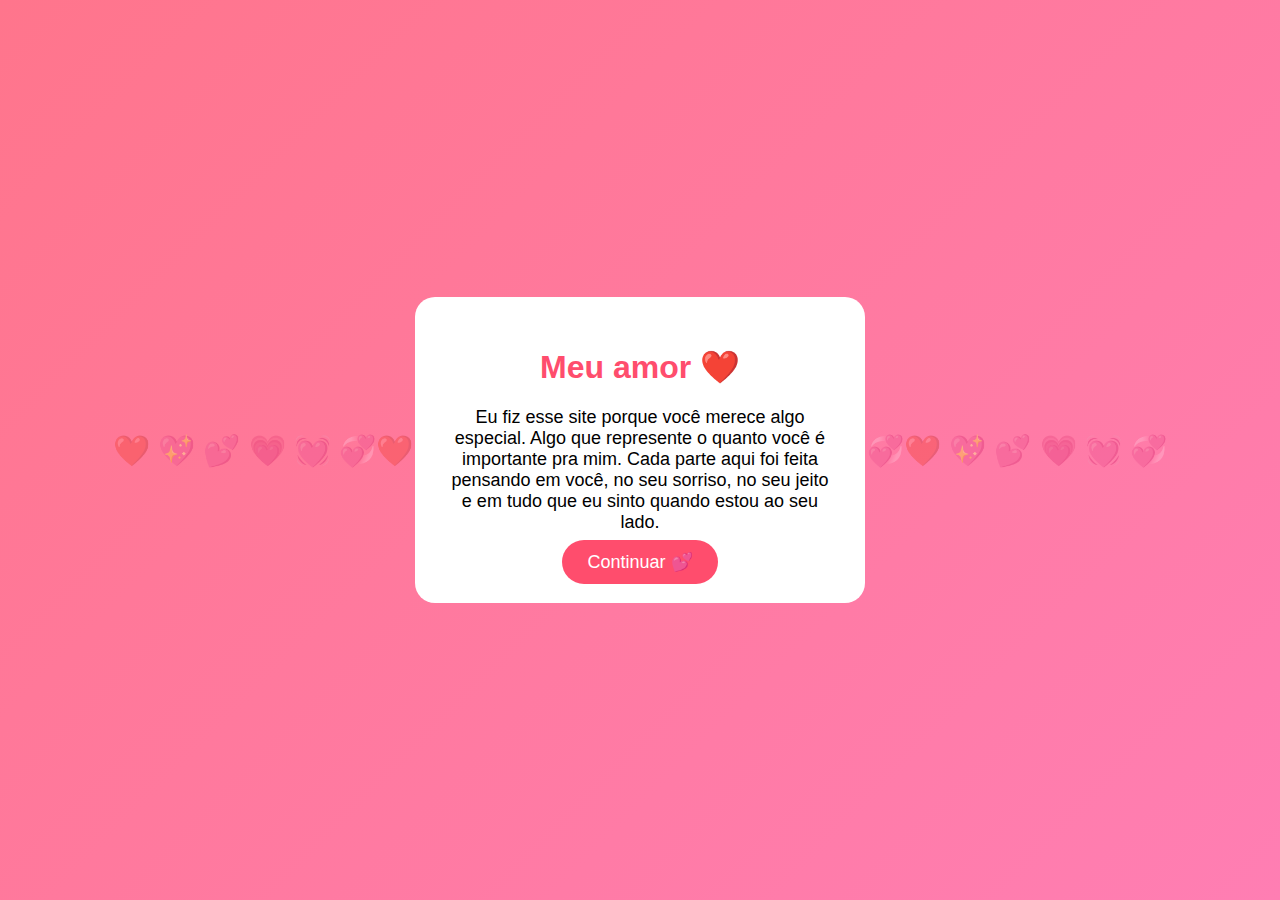
<file: sitegrandao/index.html>
<!DOCTYPE html>
<html lang="pt-BR">
<head>
    <meta charset="UTF-8">
    <title>Para Você ❤️</title>
    <link rel="stylesheet" href="style.css">
</head>
<body class="center coracoes-bg">

    <div class="card animar">
        <h1>Meu amor ❤️</h1>
        <p>
            Eu fiz esse site porque você merece algo especial.
            Algo que represente o quanto você é importante pra mim.
            Cada parte aqui foi feita pensando em você, no seu sorriso,
            no seu jeito e em tudo que eu sinto quando estou ao seu lado.
        </p>
        <a href="sobreela.html" class="btn">Continuar 💕</a>
    </div>

</body>
</html>
</file>
<file: 2 meses/style.css>
body{

margin:0;
font-family:Poppins;
background:linear-gradient(135deg,#ff6a88,#ff99ac);
color:white;
text-align:center;
overflow-x:hidden;


}


body::before{
content:"";
position:fixed;
top:0;
left:0;

width:100%;
height:100%;

background:rgba(0,0,0,0.75);

z-index:-1;
}




.mural-fotos{
position:fixed;
top:0;
left:0;
width:100%;
height:100%;

display:grid;
grid-template-columns:repeat(auto-fill, minmax(200px,1fr));

z-index:-2;
}

.mural-fotos img{
width:100%;
height:100%;
object-fit:cover;
opacity:0.6;
}




canvas{

position:fixed;
top:0;
left:0;
z-index:-1;

}

.hero{

height:100vh;
display:flex;
flex-direction:column;
justify-content:center;
align-items:center;

}

.hero h1{

font-family:"Great Vibes";
font-size:70px;

}

.btn{

margin-top:20px;
padding:15px 40px;
background:white;
color:#ff4f81;
border-radius:30px;
text-decoration:none;
font-weight:bold;

}

.btnVoltar{

display:inline-block;
margin-top:25px;
padding:12px 25px;
background:#ff4f81;
color:white;
border-radius:10px;
font-weight:bold;

}

nav{

background:rgba(0,0,0,0.2);
padding:15px;
position:sticky;
top:0;

}

nav a{

margin:15px;
color:white;
text-decoration:none;
font-weight:bold;

}

.section{

padding:100px 20px;
max-width:1100px;
margin:auto;

}

.counter{

display:flex;
justify-content:center;
gap:40px;
font-size:35px;

}

.timeline{

display:flex;
flex-direction:column;
gap:20px;

}

.event{

background:rgba(255,255,255,0.15);
padding:25px;
border-radius:12px;

}

.gallery{

display:grid;
grid-template-columns:repeat(auto-fit,minmax(250px,1fr));
gap:20px;

}

.gallery img{

width:100%;
height:220px;
object-fit:cover;
border-radius:15px;
cursor:pointer;
transition:0.3s;

}

.gallery img:hover{

transform:scale(1.08);

}
.letters{

display:grid;
grid-template-columns:repeat(auto-fit,minmax(220px,1fr));
gap:25px;

}

.cardCarta{

background:white;
color:black;
border-radius:15px;
overflow:hidden;
text-align:center;
transition:0.3s;

}

.cardCarta img{

width:100%;
height:160px;
object-fit:cover;

}

.cardCarta h3{

padding:15px;

}

.cardCarta:hover{

transform:scale(1.05);

}

.letter{

background:rgba(255,255,255,0.15);
padding:20px;
border-radius:12px;

}

.reasons{

display:grid;
grid-template-columns:repeat(auto-fit,minmax(200px,1fr));
gap:20px;

}

.reasons div{

background:rgba(255,255,255,0.2);
padding:25px;
border-radius:12px;
font-size:20px;

}

button{

padding:18px 40px;
font-size:18px;
border:none;
border-radius:12px;
background:white;
color:#ff4f81;
cursor:pointer;

}

footer{

padding:40px;
opacity:0.7;

}


#fotoModal{

position:fixed;
top:0;
left:0;
width:100%;
height:100%;
background:rgba(0,0,0,0.7);
backdrop-filter:blur(10px);
display:none;
justify-content:center;
align-items:center;

}

.modalContent{

background:white;
color:black;
padding:30px;
border-radius:15px;
max-width:500px;
text-align:center;

}

.modalContent img{

width:100%;
border-radius:10px;

}

.modalContent span{

position:absolute;
top:20px;
right:40px;
font-size:30px;
cursor:pointer;

}


a{
text-decoration:none;
color:inherit;
}

.timeline{

display:grid;
grid-template-columns:repeat(auto-fit,minmax(250px,1fr));
gap:25px;

}

.cardHistoria{

background:white;
color:black;
border-radius:15px;
overflow:hidden;
transition:0.3s;
cursor:pointer;

}

.cardHistoria img{

width:100%;
height:180px;
object-fit:cover;

}

.cardTexto{

padding:15px;

}

.cardHistoria:hover{

transform:scale(1.05);
box-shadow:0 10px 25px rgba(0,0,0,0.3);

}

/* RESPONSIVIDADE */

@media (max-width: 900px){

.hero h1{
font-size:50px;
}

.counter{
flex-wrap:wrap;
gap:20px;
font-size:25px;
}

nav{
display:flex;
flex-wrap:wrap;
justify-content:center;
gap:10px;
}

.section{
padding:70px 15px;
}

}

@media (max-width: 600px){

.hero{
padding:20px;
}

.hero h1{
font-size:40px;
}

.timeline{
grid-template-columns:1fr;
}

.letters{
grid-template-columns:1fr;
}

.gallery{
grid-template-columns:1fr;
}

.reasons{
grid-template-columns:1fr 1fr;
}

.cardHistoria img{
height:150px;
}

}

.albumCard{

display:block;
max-width:500px;
margin:auto;
background:white;
color:black;
border-radius:15px;
overflow:hidden;
transition:0.4s;

}

.albumCard img{

width:100%;
height:300px;
object-fit:cover;

}

.albumTexto{

padding:20px;
text-align:center;

}

.albumCard:hover{

transform:scale(1.05);
box-shadow:0 10px 25px rgba(0,0,0,0.3);

}

.musicControl{

position:fixed;
bottom:20px;
right:20px;
background:rgba(0,0,0,0.6);
padding:12px 15px;
border-radius:12px;
display:flex;
align-items:center;
gap:10px;
backdrop-filter:blur(8px);

}

.musicControl button{

background:white;
border:none;
padding:6px 10px;
border-radius:8px;
cursor:pointer;
font-size:16px;

}

.musicControl input{

width:120px;

}


strong{
    color: #ff0048;
}


.musica-section{
text-align:center;
padding:60px 20px;
}

.musica-card{
max-width:350px;
margin:auto;
background:rgb(247, 76, 76);
padding:25px;
border-radius:15px;
box-shadow:0 10px 20px rgba(0,0,0,0.2);
}

.capa-musica{
width:100%;
border-radius:10px;
margin-bottom:15px;
}

.texto-musica{
margin-bottom:20px;
font-size:16px;
}

#playBtn{
padding:12px 20px;
font-size:16px;
background:#ff4f81;
color:white;
border:none;
border-radius:10px;
cursor:pointer;
}


.btnQuiz{
padding:15px 30px;
font-size:18px;
background:#ff4f81;
color:white;
border:none;
border-radius:10px;
cursor:pointer;
transition:0.3s;
}

.btnQuiz:hover{
transform:scale(1.05);
}

.resposta-selecionada{
background:#2ecc71 !important;
}

.resposta-errada{
background:#ff4d4d !important;
}
</file>
<file: 2 meses/motivos.css>
.titulo{
color:rgb(255, 255, 255);
margin-bottom:40px;
font-size:32px;
}

#motivos-container{
display:grid;
grid-template-columns:repeat(auto-fit,minmax(220px,1fr));
gap:20px;
max-width:1200px;
margin:auto;
}

.motivo-card{
background:rgb(255, 110, 110);
border-radius:15px;
padding:20px;
box-shadow:0 10px 20px rgba(0,0,0,0.2);
transition:0.3s;
}

.motivo-card:hover{
transform:scale(1.05);
}

.motivo-card h3{
color:#e90000;
margin-bottom:10px;
}


.contador-amor{
position:fixed;
bottom:0;
left:0;
width:100%;

background:rgba(255,79,129,0.9);
color:white;

text-align:center;

padding:10px;

font-size:14px;
font-weight:bold;

z-index:999;
}
</file>
<file: linkhub/style.css>
* {
  margin: 0;
  padding: 0;
  box-sizing: border-box;
  font-family: Arial, sans-serif;
}

:root {
  --theme-color: #7c3aed;
}

body {
  min-height: 100vh;
  background:
    radial-gradient(circle at top, color-mix(in srgb, var(--theme-color) 35%, transparent), transparent 30%),
    linear-gradient(180deg, #0b1020, #111827);
  color: #ffffff;
}

.page {
  min-height: 100vh;
  padding: 24px;
}

.center-page,
.auth-page,
.public-page {
  display: flex;
  justify-content: center;
  align-items: center;
}

.hero-card,
.panel,
.public-profile,
.preview-card {
  width: 100%;
  max-width: 560px;
  background: rgba(255,255,255,0.08);
  border: 1px solid rgba(255,255,255,0.08);
  border-radius: 24px;
  padding: 28px;
  backdrop-filter: blur(14px);
  box-shadow: 0 20px 60px rgba(0,0,0,0.3);
}

.hero-card {
  text-align: center;
}

.logo {
  display: inline-block;
  margin-bottom: 16px;
  font-size: 1.1rem;
  font-weight: bold;
  color: #d8b4fe;
}

.hero-card h1 {
  font-size: 2.2rem;
  margin-bottom: 12px;
}

.hero-card p {
  color: #cbd5e1;
  line-height: 1.5;
  margin-bottom: 22px;
}

.hero-actions {
  display: flex;
  gap: 12px;
  justify-content: center;
  flex-wrap: wrap;
}

.auth-grid {
  display: grid;
  grid-template-columns: repeat(2, minmax(280px, 420px));
  gap: 24px;
}

.dashboard-wrap {
  width: 100%;
  max-width: 1250px;
  margin: 0 auto;
  display: grid;
  grid-template-columns: 1.15fr 0.85fr;
  gap: 24px;
}

.dashboard-top {
  display: flex;
  justify-content: space-between;
  align-items: center;
  gap: 16px;
  margin-bottom: 18px;
  flex-wrap: wrap;
}

.input,
select,
textarea {
  width: 100%;
  padding: 13px 14px;
  border-radius: 14px;
  border: 1px solid rgba(255,255,255,0.12);
  background: rgba(10, 15, 30, 0.85);
  color: white;
  outline: none;
  margin-bottom: 10px;
}

.textarea {
  min-height: 100px;
  resize: vertical;
}

label {
  display: block;
  margin: 12px 0 8px;
  color: #cbd5e1;
  font-size: 0.95rem;
}

.btn {
  border: none;
  border-radius: 14px;
  padding: 12px 18px;
  cursor: pointer;
  font-weight: bold;
  transition: 0.2s ease;
  margin-top: 10px;
  margin-right: 10px;
}

.btn:hover {
  transform: translateY(-2px);
}

.primary-btn {
  background: linear-gradient(135deg, var(--theme-color), color-mix(in srgb, var(--theme-color) 70%, white));
  color: white;
}

.ghost-btn {
  background: rgba(255,255,255,0.08);
  color: white;
  border: 1px solid rgba(255,255,255,0.1);
}

.message {
  margin-top: 14px;
  color: #d8b4fe;
}

.subtle {
  color: #94a3b8;
  margin-bottom: 10px;
  font-size: 0.92rem;
}

.preview-panel {
  position: sticky;
  top: 24px;
  height: fit-content;
}

.preview-card,
.public-profile {
  text-align: center;
}

.avatar {
  width: 92px;
  height: 92px;
  border-radius: 999px;
  object-fit: cover;
  margin-bottom: 14px;
  border: 3px solid rgba(255,255,255,0.15);
}

.large-avatar {
  width: 110px;
  height: 110px;
}

.links-list {
  display: flex;
  flex-direction: column;
  gap: 12px;
  margin-top: 22px;
}

.link-btn {
  display: block;
  width: 100%;
  text-decoration: none;
  color: white;
  font-weight: bold;
  padding: 14px 18px;
  border-radius: 16px;
  background: rgba(255,255,255,0.08);
  border: 1px solid rgba(255,255,255,0.08);
  transition: 0.2s ease;
}

.link-btn:hover {
  transform: translateY(-2px) scale(1.01);
}

.link-editor-item {
  background: rgba(255,255,255,0.05);
  border-radius: 16px;
  padding: 14px;
  margin-bottom: 12px;
  cursor: grab;
}

.link-editor-item.dragging {
  opacity: 0.5;
}

.public-url {
  margin-top: 18px;
  color: #cbd5e1;
  word-break: break-all;
}

.analytics-grid {
  display: grid;
  grid-template-columns: repeat(3, 1fr);
  gap: 12px;
  margin-bottom: 18px;
}

.mini-stat {
  background: rgba(255,255,255,0.05);
  padding: 14px;
  border-radius: 16px;
  text-align: center;
}

.mini-stat strong {
  display: block;
  font-size: 1.3rem;
  margin-bottom: 5px;
}

.mini-stat span {
  color: #cbd5e1;
  font-size: 0.9rem;
}

.admin-login-box {
  max-width: 420px;
  margin: 0 auto;
}

.admin-user-card {
  background: rgba(255,255,255,0.05);
  border-radius: 18px;
  padding: 18px;
  margin-bottom: 14px;
}

.admin-user-card h3 {
  margin-bottom: 8px;
}

.admin-user-card p {
  color: #cbd5e1;
  margin-bottom: 6px;
}

.hidden {
  display: none;
}

@media (max-width: 900px) {
  .auth-grid,
  .dashboard-wrap {
    grid-template-columns: 1fr;
  }

  .preview-panel {
    position: static;
  }

  .analytics-grid {
    grid-template-columns: 1fr;
  }
}
</file>
<file: site adm2/style.css>
:root {
  --bg: #07111f;
  --bg2: #0d1728;
  --panel: rgba(14, 25, 44, 0.8);
  --panel-2: rgba(20, 35, 58, 0.9);
  --line: rgba(255, 255, 255, 0.08);
  --text: #eaf2ff;
  --muted: #9cb0cf;
  --primary: #59d0ff;
  --primary-2: #4fffb3;
  --danger: #ff5f7a;
  --ok: #56f39a;
  --shadow: 0 12px 35px rgba(0, 0, 0, 0.35);
  --radius: 22px;
}

* { box-sizing: border-box; }

html, body {
  margin: 0;
  padding: 0;
  background:
    radial-gradient(circle at top left, rgba(89, 208, 255, 0.12), transparent 30%),
    radial-gradient(circle at bottom right, rgba(79, 255, 179, 0.09), transparent 25%),
    linear-gradient(135deg, var(--bg), var(--bg2), #050b14);
  color: var(--text);
  font-family: Arial, Helvetica, sans-serif;
  min-height: 100%;
}

.app-shell {
  display: grid;
  grid-template-columns: 280px 1fr;
  min-height: 100vh;
}

.sidebar {
  border-right: 1px solid var(--line);
  background: rgba(6, 12, 22, 0.82);
  backdrop-filter: blur(14px);
  padding: 24px 18px;
  position: sticky;
  top: 0;
  height: 100vh;
}

.brand {
  display: flex;
  align-items: center;
  gap: 14px;
  margin-bottom: 28px;
}

.brand-badge {
  width: 52px;
  height: 52px;
  border-radius: 18px;
  display: grid;
  place-items: center;
  font-weight: bold;
  font-size: 1.3rem;
  background: linear-gradient(135deg, var(--primary), var(--primary-2));
  color: #04101a;
}

.brand h1 { margin: 0; font-size: 1.15rem; }
.brand p { margin: 4px 0 0; color: var(--muted); font-size: 0.9rem; }

.nav {
  display: flex;
  flex-direction: column;
  gap: 10px;
}

.nav-btn {
  width: 100%;
  border: 1px solid transparent;
  background: rgba(255, 255, 255, 0.03);
  color: var(--text);
  padding: 14px 16px;
  border-radius: 16px;
  cursor: pointer;
  text-align: left;
}

.nav-btn.active,
.nav-btn:hover {
  background: linear-gradient(135deg, rgba(89, 208, 255, 0.15), rgba(79, 255, 179, 0.08));
  border-color: rgba(89, 208, 255, 0.3);
}

.sidebar-footer {
  margin-top: 28px;
  padding-top: 18px;
  border-top: 1px solid var(--line);
  color: var(--muted);
  font-size: 0.9rem;
}

.mini-status {
  display: flex;
  align-items: center;
  gap: 10px;
  color: var(--text);
  margin-bottom: 10px;
}

.pulse-dot {
  width: 10px;
  height: 10px;
  border-radius: 50%;
  background: var(--ok);
  box-shadow: 0 0 12px var(--ok);
}

.main { padding: 22px; }

.topbar {
  display: flex;
  align-items: center;
  justify-content: space-between;
  gap: 16px;
  margin-bottom: 22px;
}

.topbar-left {
  display: flex;
  align-items: center;
  gap: 14px;
}

.topbar-left h2 { margin: 0; font-size: 1.5rem; }
.topbar-left p { margin: 6px 0 0; color: var(--muted); }

.topbar-right {
  display: flex;
  align-items: center;
  gap: 12px;
}

.menu-toggle,
.action-btn {
  border: 1px solid var(--line);
  background: rgba(255, 255, 255, 0.05);
  color: var(--text);
  border-radius: 14px;
  padding: 12px 16px;
  cursor: pointer;
}

.menu-toggle { display: none; }

.live-clock {
  padding: 12px 16px;
  border-radius: 14px;
  background: rgba(255, 255, 255, 0.05);
  border: 1px solid var(--line);
  min-width: 110px;
  text-align: center;
}

.glass {
  background: var(--panel);
  border: 1px solid var(--line);
  box-shadow: var(--shadow);
  backdrop-filter: blur(12px);
}

.content { display: none; }
.content.active { display: block; }

.hero-card {
  border-radius: 28px;
  padding: 26px;
  margin-bottom: 22px;
}

.eyebrow {
  color: var(--primary);
  text-transform: uppercase;
  letter-spacing: 1px;
  font-size: 0.76rem;
  margin: 0 0 10px;
}

.hero-card h3 {
  margin: 0;
  font-size: 1.8rem;
}

.hero-text {
  margin-top: 12px;
  color: var(--muted);
  line-height: 1.6;
}

.card-grid {
  display: grid;
  grid-template-columns: repeat(4, minmax(0, 1fr));
  gap: 18px;
  margin-bottom: 22px;
}

.stat-card,
.panel {
  border-radius: var(--radius);
}

.stat-card {
  padding: 22px;
}

.stat-card p {
  margin: 0 0 10px;
  color: var(--muted);
}

.stat-card h4 {
  margin: 0;
  font-size: 2rem;
}

.muted {
  display: inline-block;
  margin-top: 10px;
  color: var(--muted);
  font-size: 0.9rem;
}

.panel {
  padding: 20px;
}

.panel-header,
.section-head {
  display: flex;
  align-items: center;
  justify-content: space-between;
  gap: 12px;
  margin-bottom: 18px;
}

.section-head h3,
.panel-header h3 {
  margin: 0;
  font-size: 1.2rem;
}

.section-head p {
  margin: 6px 0 0;
  color: var(--muted);
}

.badge {
  padding: 8px 12px;
  border-radius: 999px;
  background: rgba(89, 208, 255, 0.12);
  color: var(--primary);
  font-size: 0.82rem;
}

.site-list {
  display: grid;
  gap: 12px;
}

.site-item,
.event-item {
  background: var(--panel-2);
  border: 1px solid var(--line);
  border-radius: 18px;
  padding: 14px 16px;
}

.site-item-top {
  display: flex;
  align-items: center;
  justify-content: space-between;
  gap: 10px;
}

.site-meta {
  display: flex;
  flex-wrap: wrap;
  gap: 10px;
  margin-top: 10px;
}

.chip {
  padding: 7px 10px;
  border-radius: 999px;
  background: rgba(255,255,255,0.05);
  color: var(--muted);
  font-size: 0.83rem;
  border: 1px solid var(--line);
}

.status {
  font-weight: bold;
  padding: 7px 10px;
  border-radius: 999px;
  font-size: 0.85rem;
}

.status.online {
  color: var(--ok);
  background: rgba(86, 243, 154, 0.12);
}

.status.offline {
  color: var(--danger);
  background: rgba(255, 95, 122, 0.12);
}

.table-wrap {
  overflow-x: auto;
}

table {
  width: 100%;
  border-collapse: collapse;
  min-width: 760px;
}

thead th {
  text-align: left;
  color: var(--muted);
  font-weight: 600;
  padding: 12px 10px;
  border-bottom: 1px solid var(--line);
}

tbody td {
  padding: 14px 10px;
  border-bottom: 1px solid rgba(255,255,255,0.05);
}

code {
  color: var(--primary-2);
}

@media (max-width: 980px) {
  .card-grid {
    grid-template-columns: repeat(2, minmax(0, 1fr));
  }
}

@media (max-width: 860px) {
  .app-shell {
    grid-template-columns: 1fr;
  }

  .sidebar {
    position: fixed;
    inset: 0 auto 0 0;
    width: 280px;
    transform: translateX(-100%);
    z-index: 50;
    transition: 0.3s ease;
  }

  .sidebar.open {
    transform: translateX(0);
  }

  .menu-toggle {
    display: inline-flex;
  }

  .card-grid {
    grid-template-columns: 1fr;
  }

  .topbar {
    flex-direction: column;
    align-items: flex-start;
  }
}
</file>
<file: site gerenciador de sites/style.css>
body {
    margin: 0;
    font-family: Arial, sans-serif;
    background: #0f172a;
    color: white;
}

button {
    background: #3b82f6;
    border: none;
    padding: 8px 12px;
    border-radius: 6px;
    color: white;
    cursor: pointer;
}

/* LOGIN */
.login {
    height: 100vh;
    display: flex;
    justify-content: center;
    align-items: center;
}

.login-box {
    background: #020617;
    padding: 30px;
    border-radius: 12px;
    text-align: center;
    width: 260px;
}

.logo-login {
    background: #3b82f6;
    padding: 15px;
    border-radius: 10px;
    font-weight: bold;
    margin-bottom: 10px;
}

.login-box input {
    width: 100%;
    padding: 8px;
    margin: 10px 0;
    border-radius: 6px;
    border: none;
}

/* HEADER */
.header-ztr {
    background: #020617;
    padding: 15px;
    display: flex;
    justify-content: space-between;
    align-items: center;
}

.brand {
    display: flex;
    gap: 12px;
    align-items: center;
}

.logo {
    background: #3b82f6;
    padding: 12px;
    border-radius: 10px;
    font-weight: bold;
}

/* STATS */
.stats {
    display: flex;
    gap: 15px;
    padding: 15px;
}

.stat {
    background: #020617;
    padding: 15px;
    border-radius: 10px;
    text-align: center;
    flex: 1;
}

/* FILTROS */
.filtros {
    padding: 15px;
    display: flex;
    gap: 10px;
}

.filtros input, .filtros select {
    padding: 8px;
    border-radius: 6px;
    border: none;
}

/* NOVO */
.novo {
    padding: 15px;
    display: flex;
    gap: 10px;
    flex-wrap: wrap;
}

/* LISTA */
main {
    padding: 15px;
    display: grid;
    grid-template-columns: repeat(auto-fill, minmax(220px, 1fr));
    gap: 15px;
}

.card {
    background: #020617;
    padding: 15px;
    border-radius: 12px;
}

.del {
    background: #ef4444;
}

.repo {
    background: #24292e;
}
</file>
<file: sitegrandao/style.css>
* {
    box-sizing: border-box;
    font-family: Arial, sans-serif;
}

body {
    margin: 0;
    min-height: 100vh;
    background: linear-gradient(135deg, #ff758c, #ff7eb3);
}

.center {
    display: flex;
    justify-content: center;
    align-items: center;
    text-align: center;
}

.card {
    background: white;
    padding: 30px;
    border-radius: 20px;
    width: 90%;
    max-width: 450px;
    z-index: 2;
}

h1 {
    color: #ff4d6d;
}

p {
    font-size: 18px;
}

.texto-grande {
    line-height: 1.6;
}

.te-amo {
    font-size: 22px;
    line-height: 1.8;
}

.btn, button {
    margin-top: 20px;
    padding: 12px 25px;
    border: none;
    border-radius: 30px;
    background: #ff4d6d;
    color: white;
    font-size: 18px;
    cursor: pointer;
    text-decoration: none;
}

button {
    background: #999;
}

.animar {
    animation: subir 1s ease;
}

@keyframes subir {
    from { opacity: 0; transform: translateY(30px); }
    to { opacity: 1; transform: translateY(0); }
}

/* Corações */
.coracoes-bg {
    position: relative;
    overflow: hidden;
}

.coracoes-bg::before {
    content: "❤️ 💖 💕 💗 💓 💞❤️ 💖 💕 💗 💓 💞❤️ 💖 💕 💗 💓 💞❤️ 💖 💕 💗 💓 💞";
    position: absolute;
    font-size: 30px;
    animation: flutuar 12s linear infinite;
    opacity: 0.4;
}


@keyframes flutuar {
    0% { transform: translateY(100vh); }
    100% { transform: translateY(-100vh); }
}

.buttons {
    position: relative;
    height: 200px;
}

.infinito {
    padding: 40px;
    text-align: center;
}

.espaco {
    height: 2500px;
}

/* Overlay */
.overlay {
    position: fixed;
    inset: 0;
    background: rgba(0,0,0,0.65);
    display: none;
    justify-content: center;
    align-items: center;
    z-index: 999;
}

.popup {
    background: white;
    padding: 30px;
    border-radius: 20px;
    max-width: 90%;
    animation: subir 0.8s ease;
}


/* Fundo estilo WhatsApp */
.fundo-zap {
    background: url("fundo.jpg") center center / cover no-repeat fixed;
}

/* Card com fundo suave */
.fundo-transparente {
    background: rgba(255, 255, 255, 0.9);
}


/* Imagem de prova */
.img-prova {
    width: 100%;
    max-width: 300px;
    border-radius: 15px;
    margin: 20px 0;
    box-shadow: 0 10px 30px rgba(0,0,0,0.3);
}
</file>
